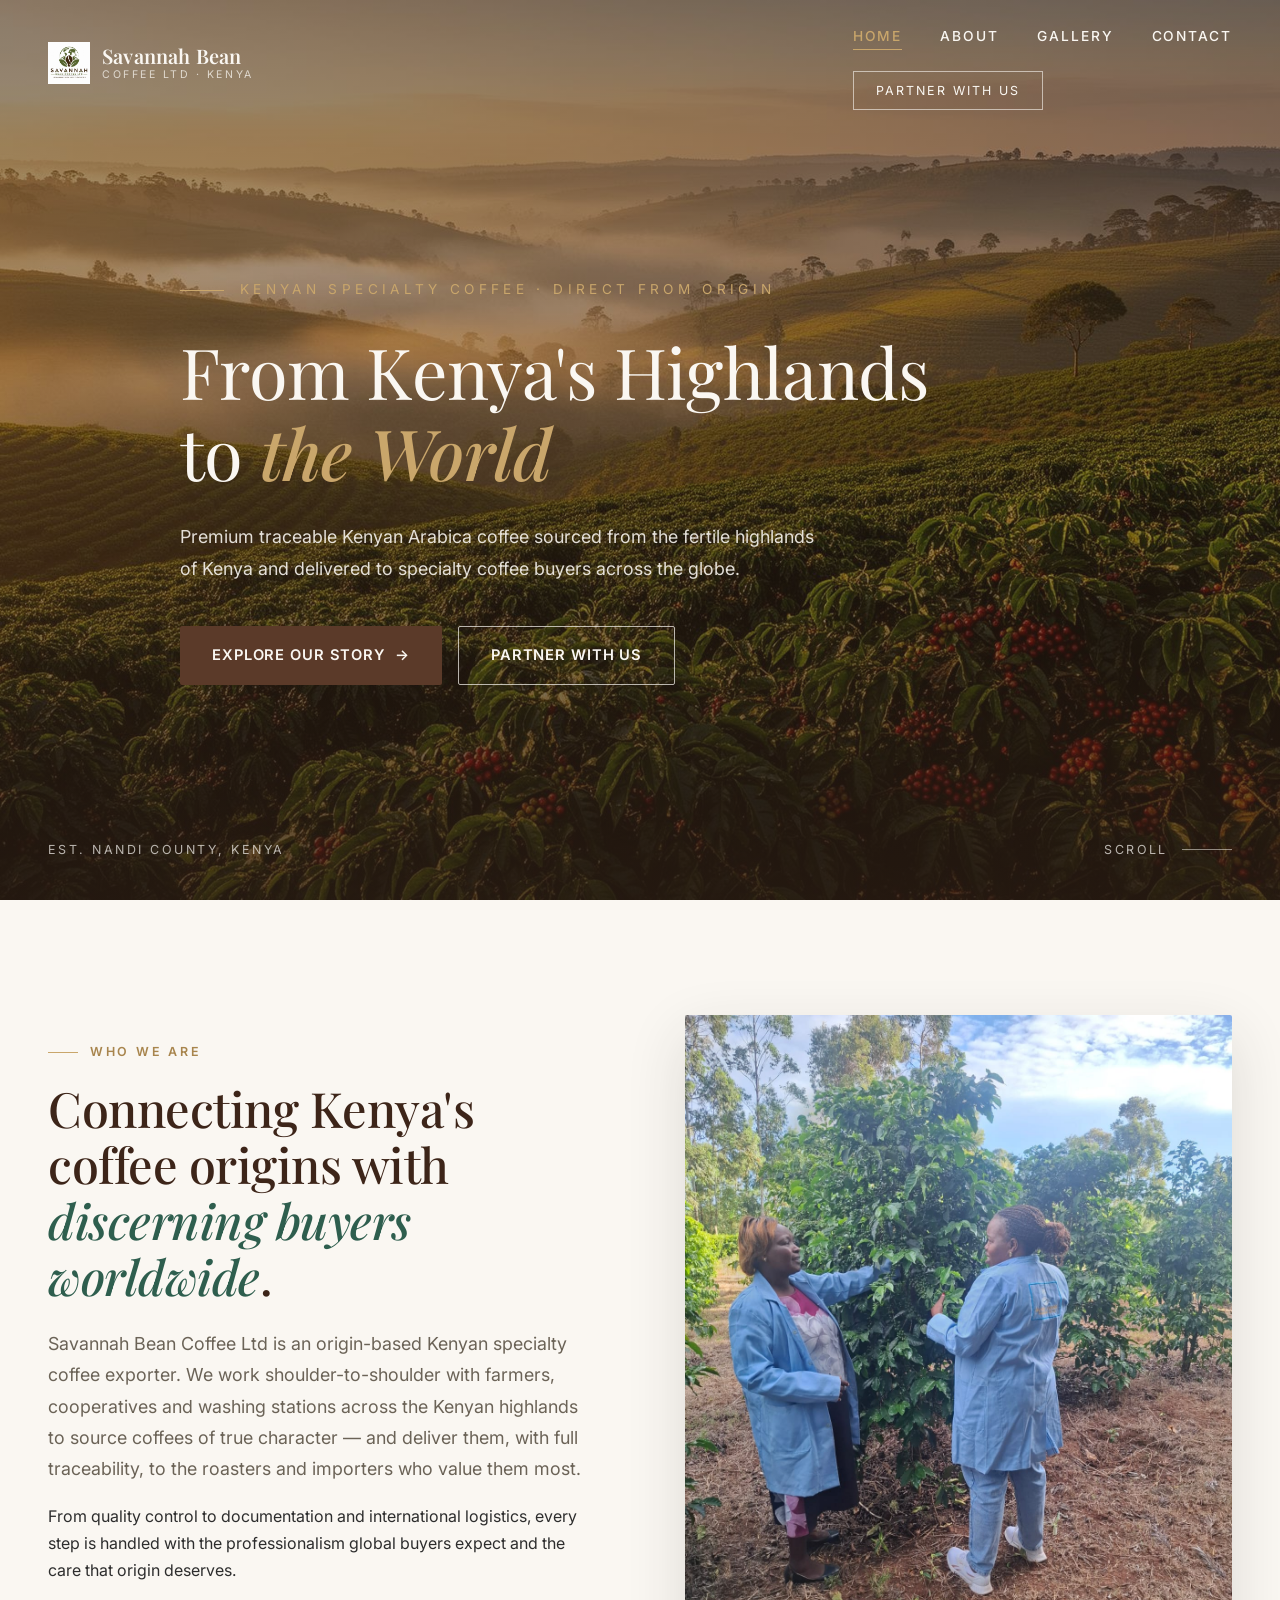
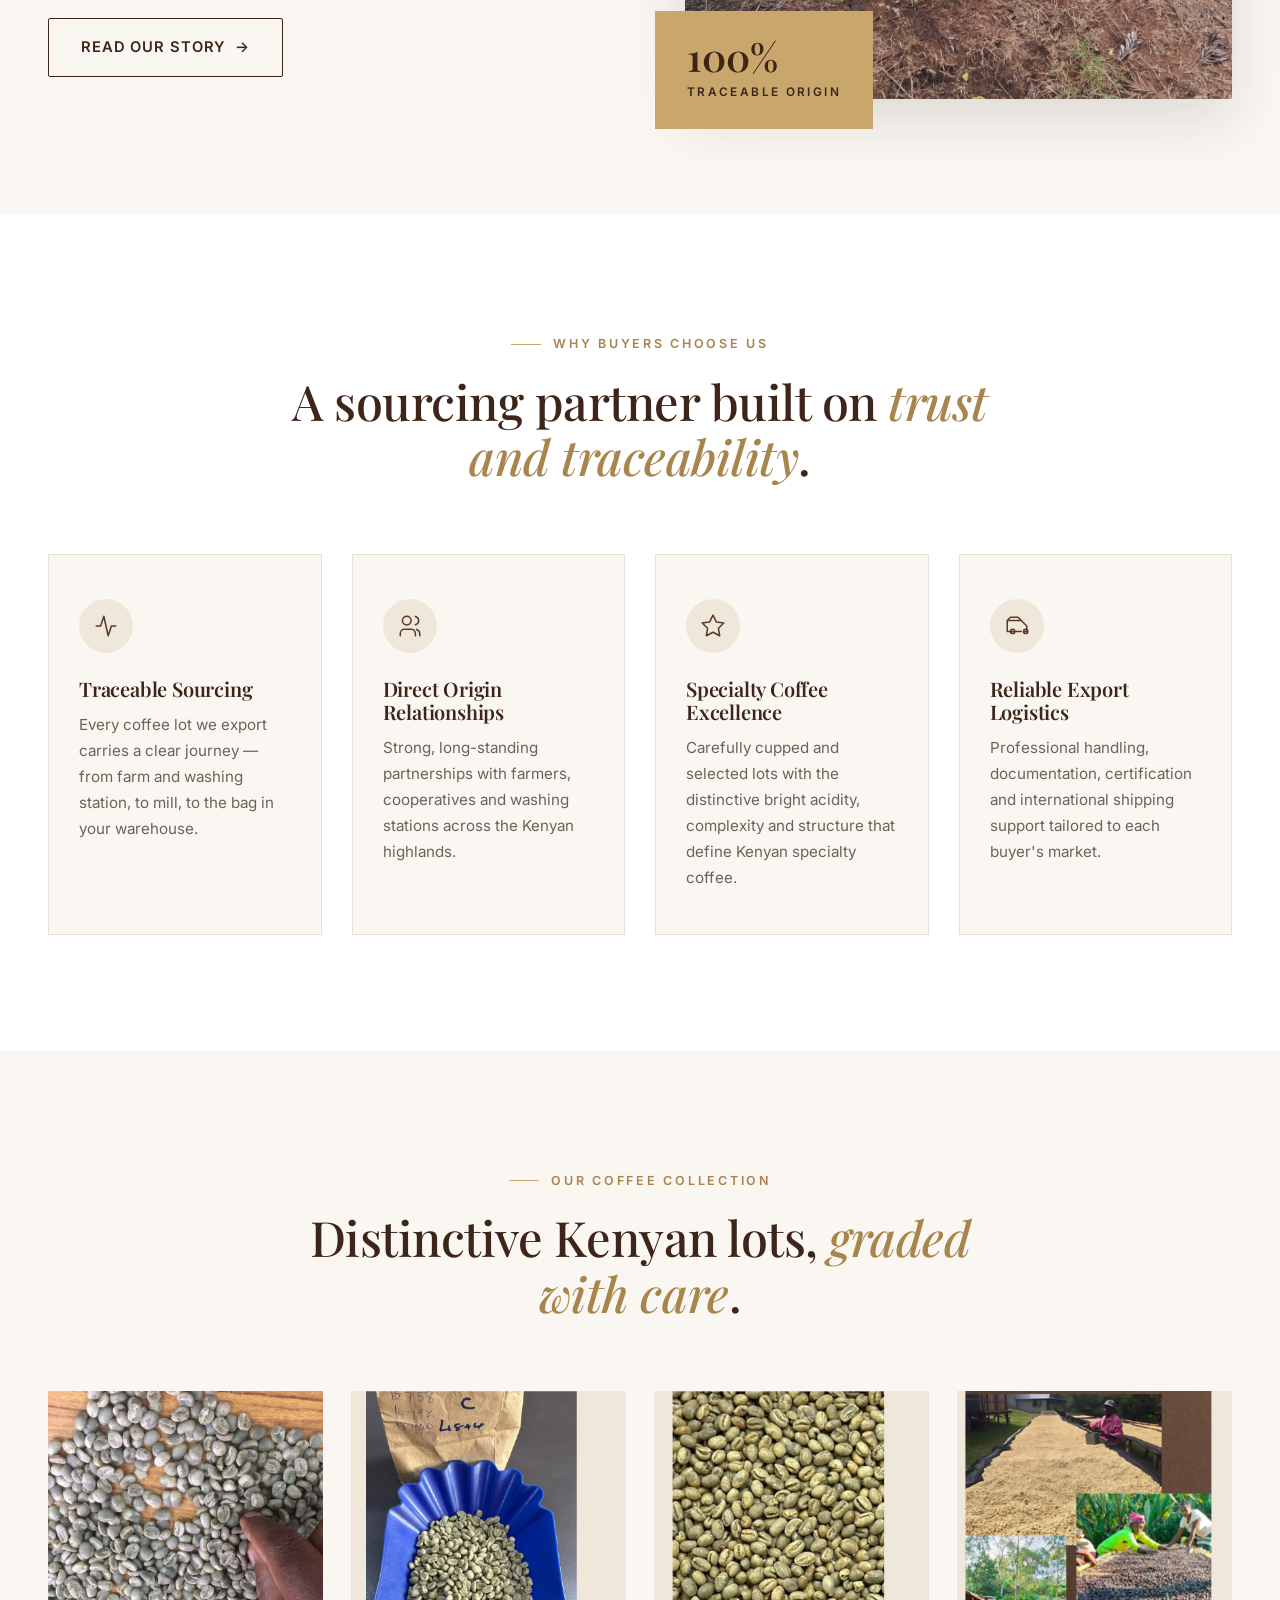
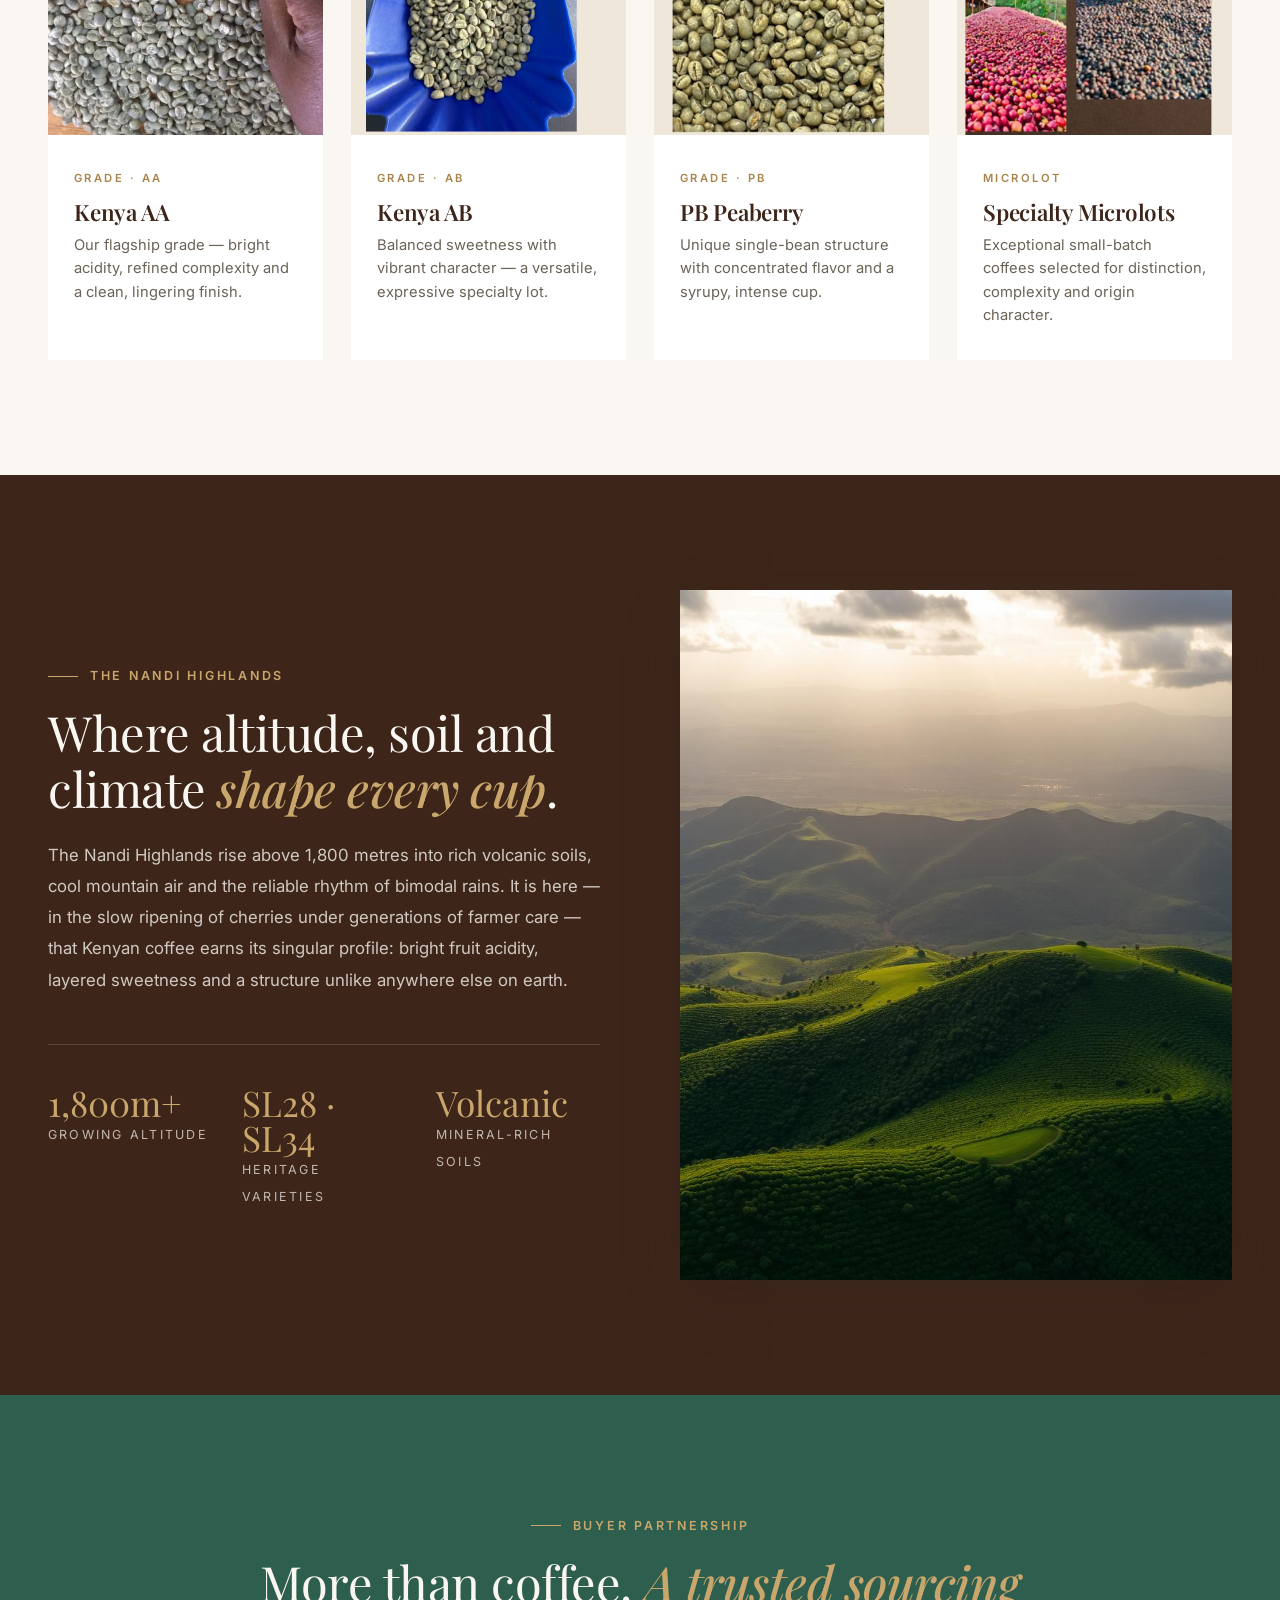
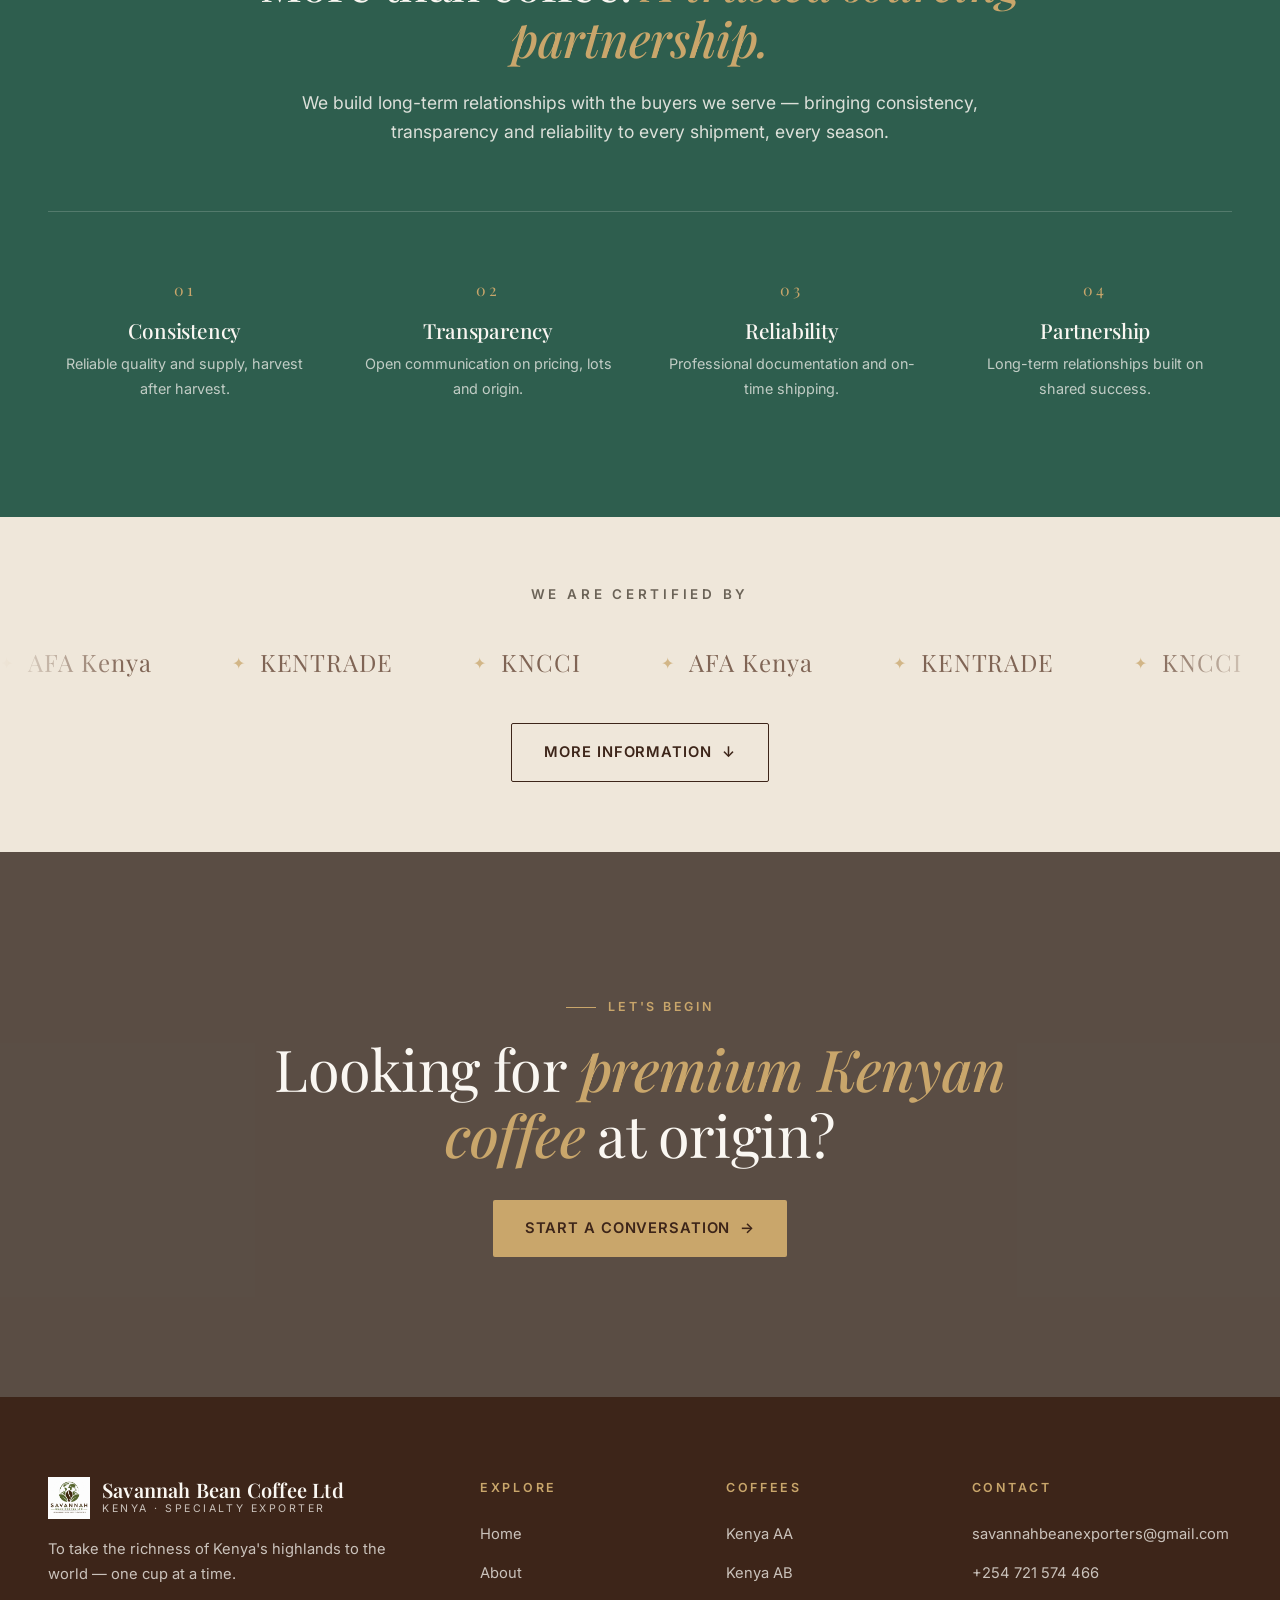
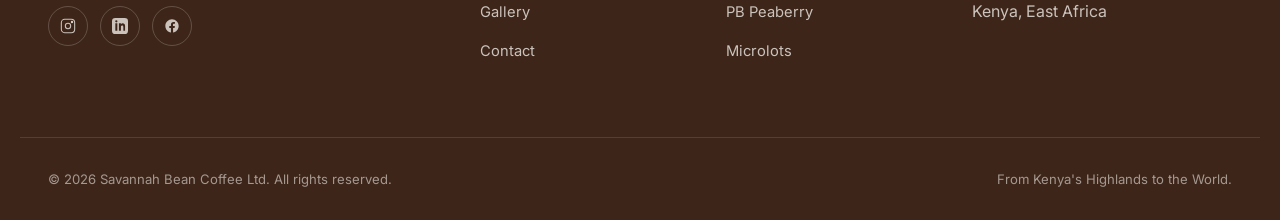
<file: index.html>
<!DOCTYPE html>
<html lang="en">
<head>
<meta charset="UTF-8">
<meta name="viewport" content="width=device-width,initial-scale=1">
<title>Savannah Bean Coffee Ltd — Premium Kenyan Specialty Coffee Exporter</title>
<meta name="description" content="Savannah Bean Coffee Ltd exports premium, traceable Kenyan Arabica coffee from the Nandi Highlands to specialty roasters, importers and buyers worldwide.">
<meta name="keywords" content="Kenyan Coffee Exporter, Specialty Coffee Kenya, Nandi Highlands Coffee, Green Coffee Export Kenya, Kenyan Arabica Coffee, Coffee Import Partnership">
<meta property="og:title" content="Savannah Bean Coffee Ltd — From Kenya's Highlands to the World">
<meta property="og:description" content="Premium traceable Kenyan Arabica coffee delivered to specialty buyers across the globe.">
<meta property="og:type" content="website">
<meta property="og:image" content="images/hero.jpg">
<link rel="icon" type="image/png" href="images/logo.jpg">
<link rel="preconnect" href="https://fonts.googleapis.com">
<link rel="preconnect" href="https://fonts.gstatic.com" crossorigin>
<link href="https://fonts.googleapis.com/css2?family=Playfair+Display:ital,wght@0,400;0,500;0,600;1,400;1,500&family=Cormorant+Garamond:ital,wght@0,400;0,500;1,400&family=Inter:wght@300;400;500;600;700&family=Poppins:wght@400;500;600&display=swap" rel="stylesheet">
<link rel="stylesheet" href="css/style.css">
<link rel="stylesheet" href="css/responsive.css">
</head>
<body>

<header class="site-header">
  <div class="container nav-wrap">
    <a href="index.html" class="brand">
      <img src="images/logo.jpg" alt="Savannah Bean Coffee Ltd logo">
      <span class="brand-text">
        <span class="brand-name">Savannah Bean</span>
        <span class="brand-tag">Coffee Ltd · Kenya</span>
      </span>
    </a>
    <nav>
      <ul class="nav-links">
        <li><a href="index.html" class="active">Home</a></li>
        <li><a href="about.html">About</a></li>
        <li><a href="gallery.html">Gallery</a></li>
        <li><a href="contact.html">Contact</a></li>
      </ul><br>
      <a href="contact.html" class="nav-cta">Partner With Us</a>
      <button class="nav-toggle" aria-label="Toggle menu"><span></span><span></span><span></span></button>
    </nav>
  </div>
</header>

<!-- HERO -->
<section class="hero">
  <div class="hero-media"><img src="images/hero.jpg" alt="Sunrise over Nandi Highlands coffee farms in Kenya"></div>
  <div class="container hero-inner">
    <span class="hero-eyebrow">Kenyan Specialty Coffee · Direct From Origin</span>
    <h1>From Kenya's Highlands <br>to <em>the World</em></h1>
    <p class="hero-sub">Premium traceable Kenyan Arabica coffee sourced from the fertile highlands of Kenya and delivered to specialty coffee buyers across the globe.</p>
    <div class="hero-ctas">
      <a href="about.html" class="btn btn-primary">Explore Our Story <span class="arrow">→</span></a>
      <a href="contact.html" class="btn btn-outline">Partner With Us</a>
    </div>
  </div>
  <div class="hero-meta">
    <div class="container">
      <span>Est. Nandi County, Kenya</span>
      <span class="scroll-indicator">Scroll <span class="scroll-line"></span></span>
    </div>
  </div>
</section>

<!-- WHO WE ARE -->
<section class="intro">
  <div class="container intro-grid">
    <div class="intro-text reveal">
      <span class="eyebrow">Who We Are</span>
      <h2>Connecting Kenya's coffee origins with <em>discerning buyers worldwide</em>.</h2>
      <p class="lead">Savannah Bean Coffee Ltd is an origin-based Kenyan specialty coffee exporter. We work shoulder-to-shoulder with farmers, cooperatives and washing stations across the Kenyan highlands to source coffees of true character — and deliver them, with full traceability, to the roasters and importers who value them most.</p>
      <p>From quality control to documentation and international logistics, every step is handled with the professionalism global buyers expect and the care that origin deserves.</p>
      <a href="about.html" class="btn btn-dark-outline" style="margin-top:18px">Read Our Story <span class="arrow">→</span></a>
    </div>
    <div class="intro-media reveal delay-1">
      <img src="images/farmer1.jpeg" alt="Kenyan coffee farmer holding freshly picked red coffee cherries">
      <div class="intro-badge">
        <span class="num">100%</span>
        <span class="lbl">Traceable Origin</span>
      </div>
    </div>
  </div>
</section>

<!-- WHY BUYERS CHOOSE US -->
<section class="features">
  <div class="container">
    <div class="section-head reveal">
      <span class="eyebrow">Why Buyers Choose Us</span>
      <h2>A sourcing partner built on <em>trust and traceability</em>.</h2>
    </div>
    <div class="features-grid">
      <article class="feature-card reveal">
        <div class="feature-icon"><svg viewBox="0 0 24 24" fill="none" stroke="currentColor"><path d="M3 12h4l3-9 4 18 3-9h4" stroke-linecap="round" stroke-linejoin="round"/></svg></div>
        <h3>Traceable Sourcing</h3>
        <p>Every coffee lot we export carries a clear journey — from farm and washing station, to mill, to the bag in your warehouse.</p>
      </article>
      <article class="feature-card reveal delay-1">
        <div class="feature-icon"><svg viewBox="0 0 24 24" fill="none" stroke="currentColor"><path d="M17 21v-2a4 4 0 0 0-4-4H7a4 4 0 0 0-4 4v2M9 11a4 4 0 1 0 0-8 4 4 0 0 0 0 8zM21 21v-2a4 4 0 0 0-3-3.87M17 3.13a4 4 0 0 1 0 7.75" stroke-linecap="round" stroke-linejoin="round"/></svg></div>
        <h3>Direct Origin Relationships</h3>
        <p>Strong, long-standing partnerships with farmers, cooperatives and washing stations across the Kenyan highlands.</p>
      </article>
      <article class="feature-card reveal delay-2">
        <div class="feature-icon"><svg viewBox="0 0 24 24" fill="none" stroke="currentColor"><path d="M12 2l3.09 6.26L22 9.27l-5 4.87 1.18 6.88L12 17.77 5.82 21l1.18-6.88L2 9.27l6.91-1.01L12 2z" stroke-linejoin="round"/></svg></div>
        <h3>Specialty Coffee Excellence</h3>
        <p>Carefully cupped and selected lots with the distinctive bright acidity, complexity and structure that define Kenyan specialty coffee.</p>
      </article>
      <article class="feature-card reveal delay-3">
        <div class="feature-icon"><svg viewBox="0 0 24 24" fill="none" stroke="currentColor"><path d="M3 7h13l5 5v5h-3M3 7v10h13M3 7l3-3h7l3 3M6 17a2 2 0 1 0 4 0 2 2 0 0 0-4 0zm12 0a2 2 0 1 0 4 0 2 2 0 0 0-4 0z" stroke-linecap="round" stroke-linejoin="round"/></svg></div>
        <h3>Reliable Export Logistics</h3>
        <p>Professional handling, documentation, certification and international shipping support tailored to each buyer's market.</p>
      </article>
    </div>
  </div>
</section>

<!-- COLLECTION -->
<section class="collection">
  <div class="container">
    <div class="section-head reveal">
      <span class="eyebrow">Our Coffee Collection</span>
      <h2>Distinctive Kenyan lots, <em>graded with care</em>.</h2>
    </div>
    <div class="collection-grid">
      <article class="product-card reveal">
        <div class="product-img"><img src="images/AA grade.jpg" alt="Kenya AA green coffee beans"></div>
        <div class="product-body">
          <span class="product-tag">Grade · AA</span>
          <h3>Kenya AA</h3>
          <p>Our flagship grade — bright acidity, refined complexity and a clean, lingering finish.</p>
        </div>
      </article>
      <article class="product-card reveal delay-1">
        <div class="product-img"><img src="images/AB grade.png" alt="Kenya AB grade green coffee being sorted"></div>
        <div class="product-body">
          <span class="product-tag">Grade · AB</span>
          <h3>Kenya AB</h3>
          <p>Balanced sweetness with vibrant character — a versatile, expressive specialty lot.</p>
        </div>
      </article>
      <article class="product-card reveal delay-2">
        <div class="product-img"><img src="images/PB berry.png" alt="Peaberry coffee cherries on the branch"></div>
        <div class="product-body">
          <span class="product-tag">Grade · PB</span>
          <h3>PB Peaberry</h3>
          <p>Unique single-bean structure with concentrated flavor and a syrupy, intense cup.</p>
        </div>
      </article>
      <article class="product-card reveal delay-3">
        <div class="product-img"><img src="images/special.png" alt="Specialty microlot coffee drying on raised beds"></div>
        <div class="product-body">
          <span class="product-tag">Microlot</span>
          <h3>Specialty Microlots</h3>
          <p>Exceptional small-batch coffees selected for distinction, complexity and origin character.</p>
        </div>
      </article>
    </div>
  </div>
</section>

<!-- HIGHLANDS STORY -->
<section class="story">
  <div class="container story-grid">
    <div class="reveal">
      <span class="eyebrow">The Nandi Highlands</span>
      <h2>Where altitude, soil and climate <em>shape every cup</em>.</h2>
      <p>The Nandi Highlands rise above 1,800 metres into rich volcanic soils, cool mountain air and the reliable rhythm of bimodal rains. It is here — in the slow ripening of cherries under generations of farmer care — that Kenyan coffee earns its singular profile: bright fruit acidity, layered sweetness and a structure unlike anywhere else on earth.</p>
      <div class="story-stats">
        <div class="stat"><span class="n">1,800m+</span><span class="l">Growing altitude</span></div>
        <div class="stat"><span class="n">SL28 · SL34</span><span class="l">Heritage varieties</span></div>
        <div class="stat"><span class="n">Volcanic</span><span class="l">Mineral-rich soils</span></div>
      </div>
    </div>
    <div class="story-media reveal delay-1">
      <img src="images/highlands.jpg" alt="Aerial view of the Nandi Highlands in Kenya">
    </div>
  </div>
</section>

<!-- PARTNERSHIP -->
<section class="partnership">
  <div class="container">
    <span class="eyebrow reveal">Buyer Partnership</span>
    <h2 class="reveal">More than coffee. <em>A trusted sourcing partnership.</em></h2>
    <p class="reveal delay-1">We build long-term relationships with the buyers we serve — bringing consistency, transparency and reliability to every shipment, every season.</p>
    <div class="values-row">
      <div class="value reveal"><span class="v-num">01</span><h4>Consistency</h4><p>Reliable quality and supply, harvest after harvest.</p></div>
      <div class="value reveal delay-1"><span class="v-num">02</span><h4>Transparency</h4><p>Open communication on pricing, lots and origin.</p></div>
      <div class="value reveal delay-2"><span class="v-num">03</span><h4>Reliability</h4><p>Professional documentation and on-time shipping.</p></div>
      <div class="value reveal delay-3"><span class="v-num">04</span><h4>Partnership</h4><p>Long-term relationships built on shared success.</p></div>
    </div>
  </div>
</section>

<!-- CERTIFICATIONS -->
<section class="certs">
  <div class="container certs-head">
    <h3>We are certified by</h3>
  </div>
  <div class="marquee">
    <div class="marquee-track">
      <span class="marquee-item">AFA Kenya</span>
      <span class="marquee-item">KENTRADE</span>
      <span class="marquee-item">KNCCI</span>
      <!-- duplicate for seamless loop -->
      <span class="marquee-item">AFA Kenya</span>
      <span class="marquee-item">KENTRADE</span>
      <span class="marquee-item">KNCCI</span>
    </div>
  </div>
  <div class="certs-cta">
    <a href="contact.html" class="btn btn-dark-outline">MORE INFORMATION <span class="arrow">↓</span></a>
  </div>
</section>

<!-- FINAL CTA -->
<section class="cta-final">
  <div class="container">
    <span class="eyebrow reveal" style="color:var(--gold)">Let's Begin</span>
    <h2 class="reveal">Looking for <em>premium Kenyan coffee</em> at origin?</h2>
    <a href="contact.html" class="btn btn-gold reveal delay-1">Start a Conversation <span class="arrow">→</span></a>
  </div>
</section>

<!-- FOOTER -->
<footer class="site-footer">
  <div class="container footer-grid">
    <div class="footer-brand">
      <a href="index.html" class="brand">
        <img src="images/logo.jpg" alt="Savannah Bean Coffee Ltd">
        <span class="brand-text"><span class="brand-name">Savannah Bean Coffee Ltd</span><span class="brand-tag">Kenya · Specialty Exporter</span></span>
      </a>
      <p>To take the richness of Kenya's highlands to the world — one cup at a time.</p>
      <div class="social-row">
        <a href="#" aria-label="Instagram"><svg viewBox="0 0 24 24" fill="none" stroke="currentColor" stroke-width="1.6"><rect x="2" y="2" width="20" height="20" rx="5"/><circle cx="12" cy="12" r="4"/><circle cx="18" cy="6" r="1" fill="currentColor"/></svg></a>
        <a href="#" aria-label="LinkedIn"><svg viewBox="0 0 24 24" fill="currentColor"><path d="M19 0H5a5 5 0 0 0-5 5v14a5 5 0 0 0 5 5h14a5 5 0 0 0 5-5V5a5 5 0 0 0-5-5zM8 19H5V8h3v11zM6.5 6.7a1.7 1.7 0 1 1 0-3.4 1.7 1.7 0 0 1 0 3.4zM20 19h-3v-5.6c0-1.4-.5-2.3-1.7-2.3-1 0-1.5.6-1.8 1.3-.1.2-.1.5-.1.8V19h-3V8h3v1.3a3 3 0 0 1 2.7-1.5c2 0 3.5 1.3 3.5 4.1V19z"/></svg></a>
        <a href="#" aria-label="Facebook"><svg viewBox="0 0 24 24" fill="currentColor"><path d="M22 12c0-5.5-4.5-10-10-10S2 6.5 2 12c0 5 3.7 9.1 8.4 9.9v-7H7.9V12h2.5V9.8c0-2.5 1.5-3.9 3.8-3.9 1.1 0 2.2.2 2.2.2v2.5h-1.3c-1.2 0-1.6.8-1.6 1.6V12h2.8l-.4 2.9h-2.3v7c4.7-.8 8.4-4.9 8.4-9.9z"/></svg></a>
      </div>
    </div>
    <div class="footer-col">
      <h5>Explore</h5>
      <ul>
        <li><a href="index.html">Home</a></li>
        <li><a href="about.html">About</a></li>
        <li><a href="gallery.html">Gallery</a></li>
        <li><a href="contact.html">Contact</a></li>
      </ul>
    </div>
    <div class="footer-col">
      <h5>Coffees</h5>
      <ul>
        <li><a href="#">Kenya AA</a></li>
        <li><a href="#">Kenya AB</a></li>
        <li><a href="#">PB Peaberry</a></li>
        <li><a href="#">Microlots</a></li>
      </ul>
    </div>
    <div class="footer-col">
      <h5>Contact</h5>
      <ul>
        <li><a href="mailto:savannahbeanexporters@gmail.com">savannahbeanexporters@gmail.com</a></li>
        <li><a href="tel:+254721574466">+254 721 574 466</a></li>
        <li>Kenya, East Africa</li>
      </ul>
    </div>
  </div>
  <div class="container footer-bottom">
    <span>© <span id="year"></span> Savannah Bean Coffee Ltd. All rights reserved.</span>
    <span>From Kenya's Highlands to the World.</span>
  </div>
</footer>

<script src="js/main.js"></script>
</body>
</html>
</file>
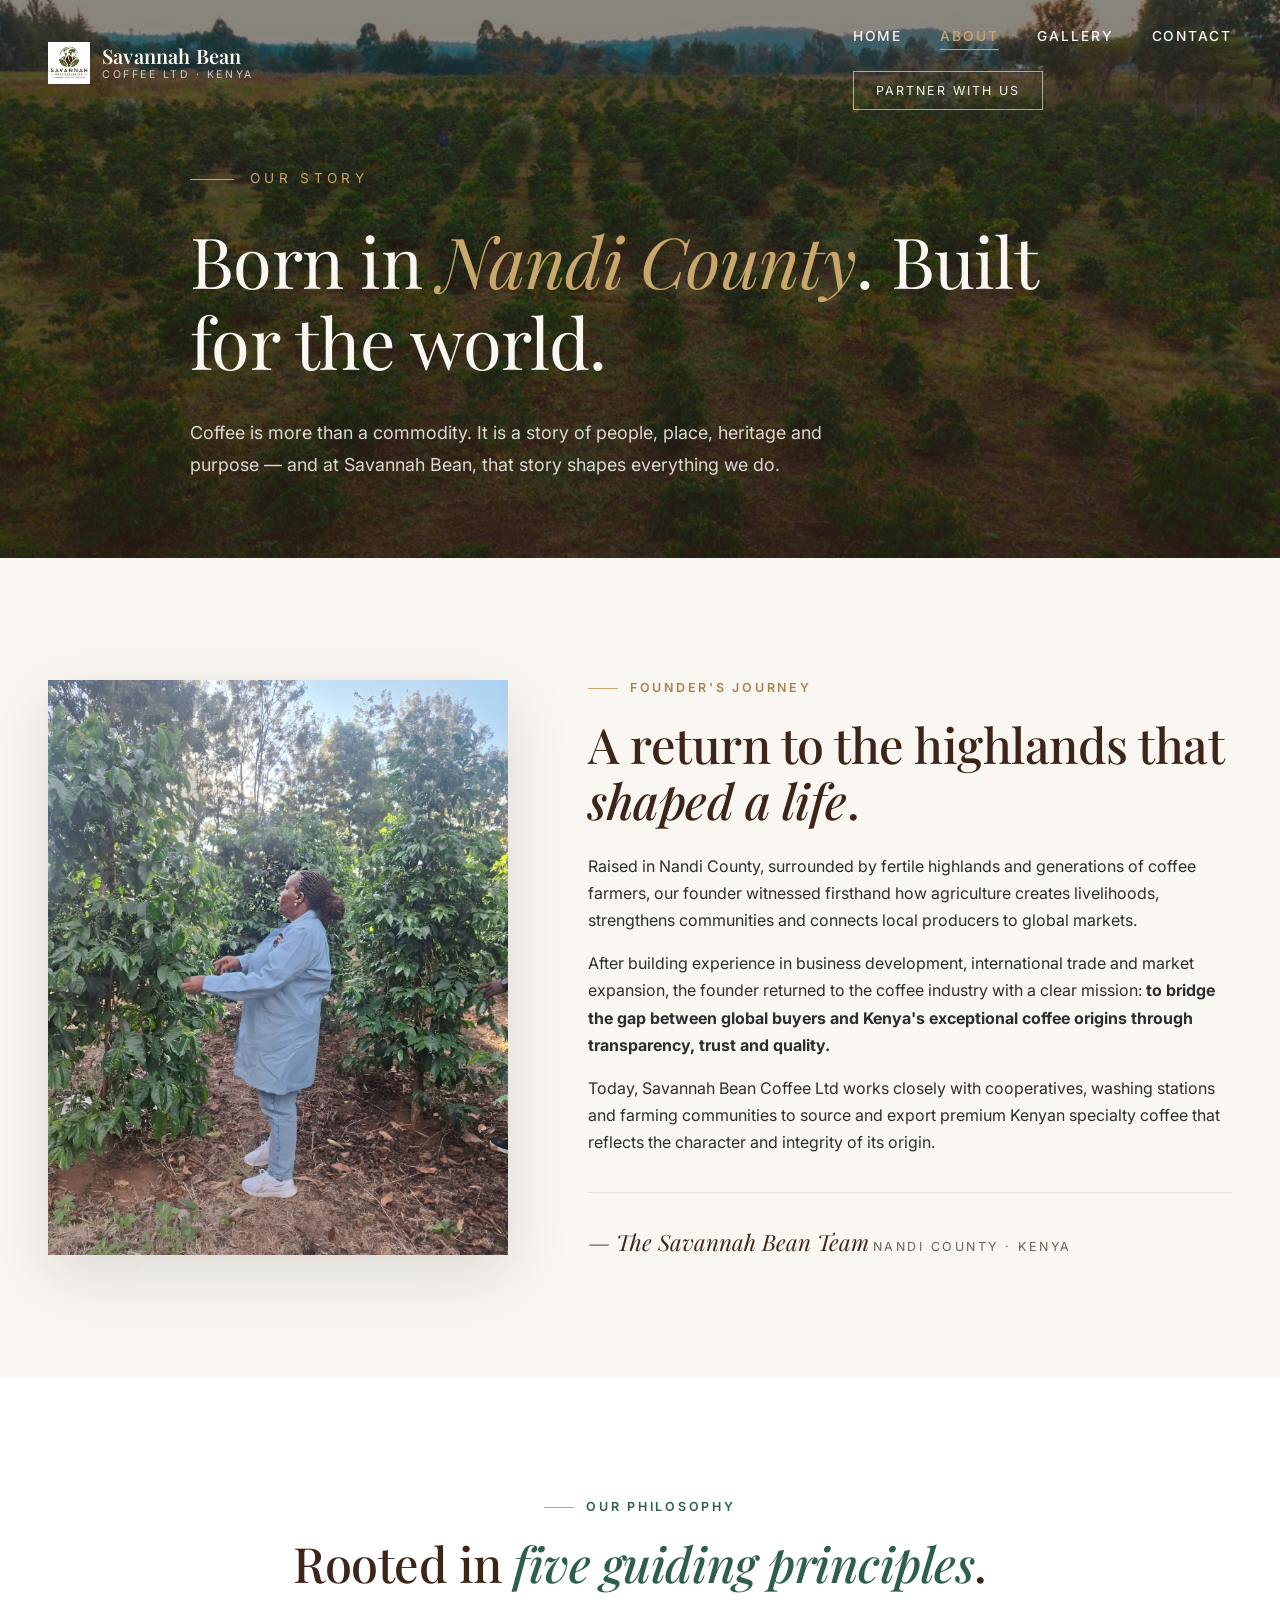
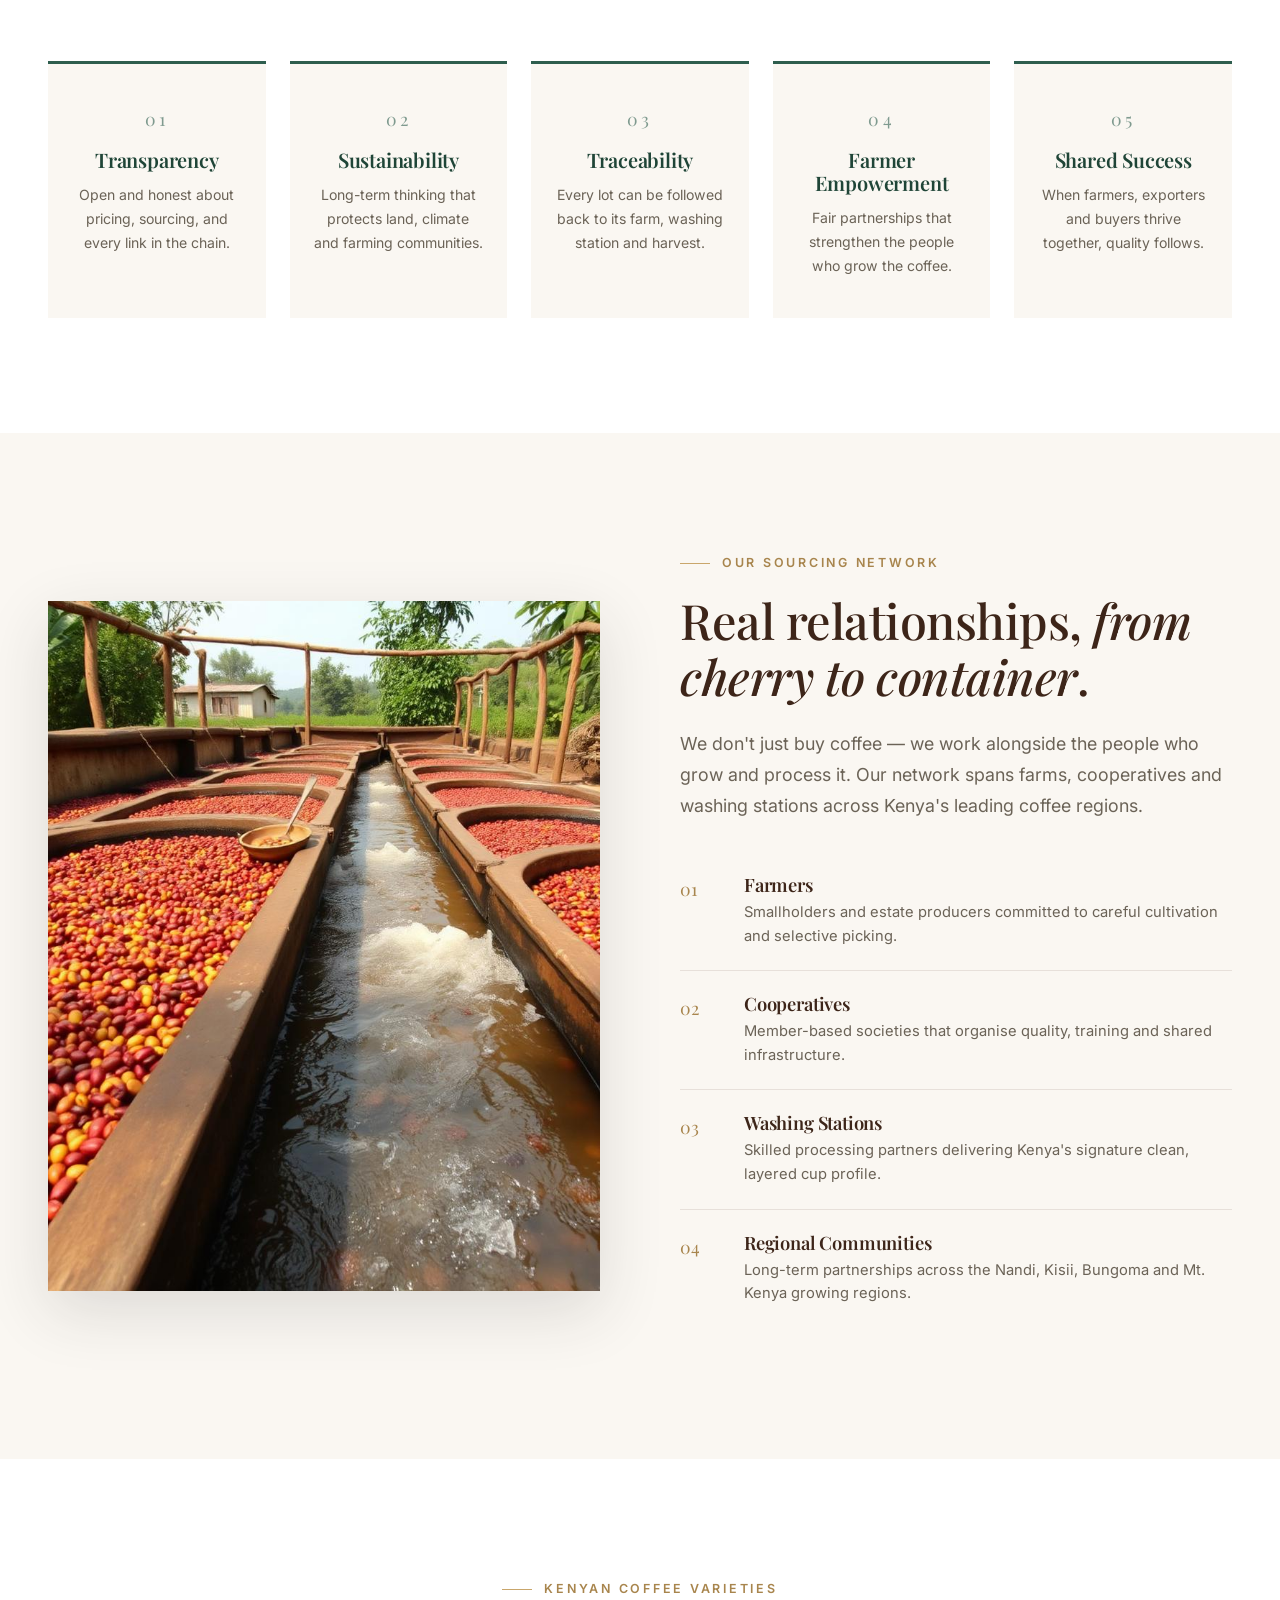
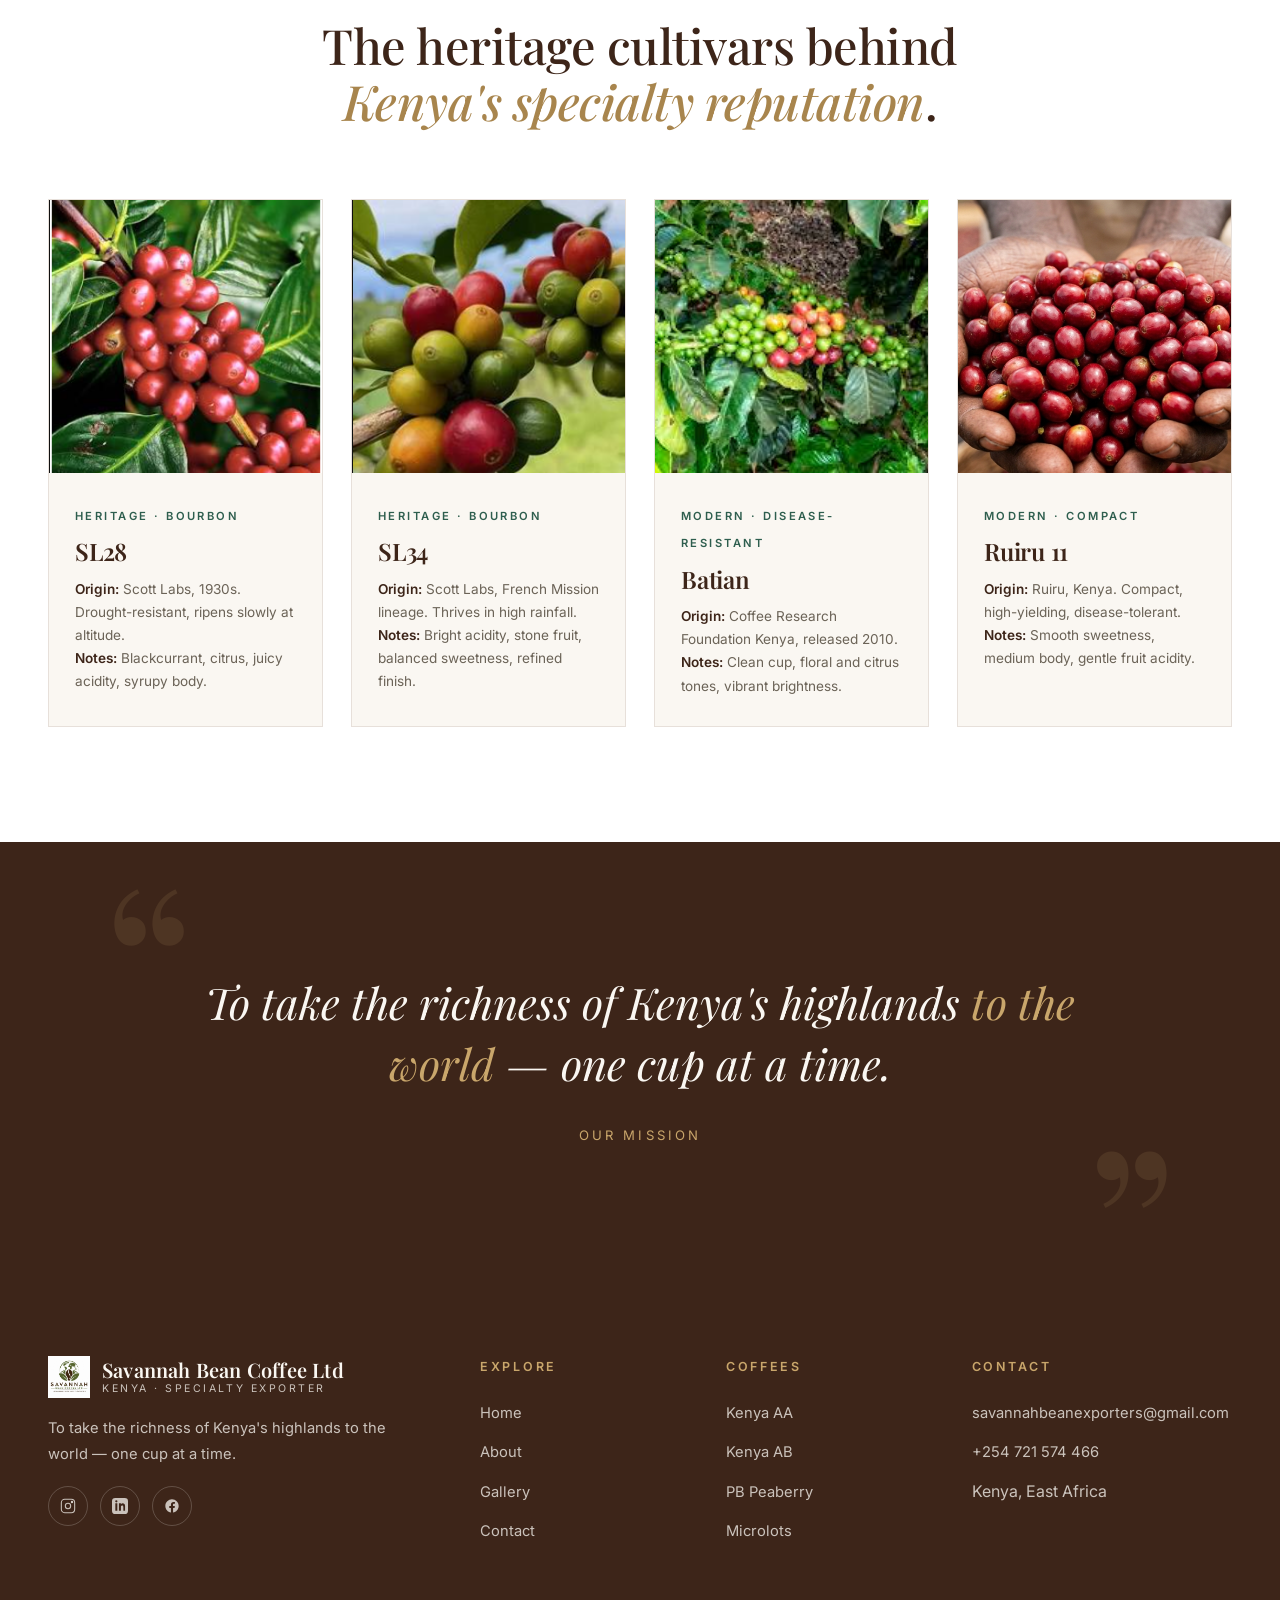
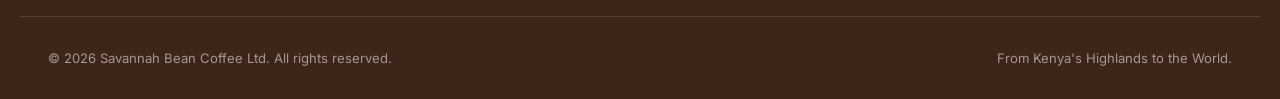
<file: about.html>
<!DOCTYPE html>
<html lang="en">
<head>
<meta charset="UTF-8">
<meta name="viewport" content="width=device-width,initial-scale=1">
<title>About Us — Savannah Bean Coffee Ltd | Kenyan Specialty Coffee</title>
<meta name="description" content="Our story: from the Nandi Highlands of Kenya to specialty coffee buyers worldwide. Founder journey, philosophy, sourcing network and Kenyan coffee varieties.">
<meta property="og:title" content="Our Story — Savannah Bean Coffee Ltd">
<meta property="og:description" content="Bridging global buyers and Kenya's exceptional coffee origins through transparency, trust and quality.">
<meta property="og:type" content="website">
<meta property="og:image" content="images/farmer.jpg">
<link rel="icon" type="image/png" href="images/logo.jpg">
<link rel="preconnect" href="https://fonts.googleapis.com">
<link rel="preconnect" href="https://fonts.gstatic.com" crossorigin>
<link href="https://fonts.googleapis.com/css2?family=Playfair+Display:ital,wght@0,400;0,500;0,600;1,400;1,500&family=Cormorant+Garamond:ital,wght@0,400;0,500;1,400&family=Inter:wght@300;400;500;600;700&family=Poppins:wght@400;500;600&display=swap" rel="stylesheet">
<link rel="stylesheet" href="css/style.css">
<link rel="stylesheet" href="css/responsive.css">
</head>
<body>

<header class="site-header">
  <div class="container nav-wrap">
    <a href="index.html" class="brand">
      <img src="images/logo.jpg" alt="Savannah Bean Coffee Ltd logo">
      <span class="brand-text">
        <span class="brand-name">Savannah Bean</span>
        <span class="brand-tag">Coffee Ltd · Kenya</span>
      </span>
    </a>
    <nav>
      <ul class="nav-links">
        <li><a href="index.html">Home</a></li>
        <li><a href="about.html" class="active">About</a></li>
        <li><a href="gallery.html">Gallery</a></li>
        <li><a href="contact.html">Contact</a></li>
      </ul><br>
      <a href="contact.html" class="nav-cta">Partner With Us</a>
      <button class="nav-toggle" aria-label="Toggle menu"><span></span><span></span><span></span></button>
    </nav>
  </div>
</header>

<!-- PAGE HERO -->
<section class="page-hero">
  <div class="hero-media"><img src="images/farm.jpeg" alt="Kenyan coffee farmer in the highlands"></div>
  <div class="container">
    <span class="hero-eyebrow">Our Story</span>
    <h1>Born in <em>Nandi County</em>. Built for the world.</h1>
    <p class="lead">Coffee is more than a commodity. It is a story of people, place, heritage and purpose — and at Savannah Bean, that story shapes everything we do.</p>
  </div>
</section>

<!-- FOUNDER -->
<section class="founder">
  <div class="container founder-grid">
    <div class="founder-img reveal">
      <img src="images/founder.jpg" alt="Founder portrait — Savannah Bean Coffee Ltd">
    </div>
    <div class="founder-text reveal delay-1">
      <span class="eyebrow">Founder's Journey</span>
      <h2>A return to the highlands that <em>shaped a life</em>.</h2>
      <p>Raised in Nandi County, surrounded by fertile highlands and generations of coffee farmers, our founder witnessed firsthand how agriculture creates livelihoods, strengthens communities and connects local producers to global markets.</p>
      <p>After building experience in business development, international trade and market expansion, the founder returned to the coffee industry with a clear mission: <strong>to bridge the gap between global buyers and Kenya's exceptional coffee origins through transparency, trust and quality.</strong></p>
      <p>Today, Savannah Bean Coffee Ltd works closely with cooperatives, washing stations and farming communities to source and export premium Kenyan specialty coffee that reflects the character and integrity of its origin.</p>
      <div class="signature">
        <span class="signature-name">— The Savannah Bean Team</span>
        <span class="signature-role">Nandi County · Kenya</span>
      </div>
    </div>
  </div>
</section>

<!-- PHILOSOPHY -->
<section class="philosophy">
  <div class="container">
    <div class="section-head reveal">
      <span class="eyebrow" style="color:var(--forest)">Our Philosophy</span>
      <h2>Rooted in <em style="color:var(--forest)">five guiding principles</em>.</h2>
    </div>
    <div class="philosophy-grid">
      <article class="philo-card reveal"><span class="p-num">01</span><h4>Transparency</h4><p>Open and honest about pricing, sourcing, and every link in the chain.</p></article>
      <article class="philo-card reveal delay-1"><span class="p-num">02</span><h4>Sustainability</h4><p>Long-term thinking that protects land, climate and farming communities.</p></article>
      <article class="philo-card reveal delay-2"><span class="p-num">03</span><h4>Traceability</h4><p>Every lot can be followed back to its farm, washing station and harvest.</p></article>
      <article class="philo-card reveal delay-3"><span class="p-num">04</span><h4>Farmer Empowerment</h4><p>Fair partnerships that strengthen the people who grow the coffee.</p></article>
      <article class="philo-card reveal delay-3"><span class="p-num">05</span><h4>Shared Success</h4><p>When farmers, exporters and buyers thrive together, quality follows.</p></article>
    </div>
  </div>
</section>

<!-- SOURCING NETWORK -->
<section class="network">
  <div class="container network-grid">
    <div class="reveal">
      <img src="images/washing.jpg" alt="Kenyan coffee washing station" style="width:100%;aspect-ratio:4/5;object-fit:cover;box-shadow:var(--shadow-lg)">
    </div>
    <div class="reveal delay-1">
      <span class="eyebrow">Our Sourcing Network</span>
      <h2>Real relationships, <em>from cherry to container</em>.</h2>
      <p class="lead">We don't just buy coffee — we work alongside the people who grow and process it. Our network spans farms, cooperatives and washing stations across Kenya's leading coffee regions.</p>
      <ul class="network-list">
        <li><span class="nl-num">01</span><div><h4>Farmers</h4><p>Smallholders and estate producers committed to careful cultivation and selective picking.</p></div></li>
        <li><span class="nl-num">02</span><div><h4>Cooperatives</h4><p>Member-based societies that organise quality, training and shared infrastructure.</p></div></li>
        <li><span class="nl-num">03</span><div><h4>Washing Stations</h4><p>Skilled processing partners delivering Kenya's signature clean, layered cup profile.</p></div></li>
        <li><span class="nl-num">04</span><div><h4>Regional Communities</h4><p>Long-term partnerships across the Nandi, Kisii, Bungoma and Mt. Kenya growing regions.</p></div></li>
      </ul>
    </div>
  </div>
</section>

<!-- COFFEE VARIETIES -->
<section class="varieties">
  <div class="container">
    <div class="section-head reveal">
      <span class="eyebrow">Kenyan Coffee Varieties</span>
      <h2>The heritage cultivars behind <em>Kenya's specialty reputation</em>.</h2>
    </div>
    <div class="varieties-grid">
      <article class="variety-card reveal">
        <div class="variety-img"><img src="images/sl28.PNG" alt="SL28 coffee variety"></div>
        <div class="variety-body">
          <span class="variety-tag">Heritage · Bourbon</span>
          <h3>SL28</h3>
          <p class="notes"><strong>Origin:</strong> Scott Labs, 1930s. Drought-resistant, ripens slowly at altitude.<br><strong>Notes:</strong> Blackcurrant, citrus, juicy acidity, syrupy body.</p>
        </div>
      </article>
      <article class="variety-card reveal delay-1">
        <div class="variety-img"><img src="images/sl34.PNG" alt="SL34 coffee variety"></div>
        <div class="variety-body">
          <span class="variety-tag">Heritage · Bourbon</span>
          <h3>SL34</h3>
          <p class="notes"><strong>Origin:</strong> Scott Labs, French Mission lineage. Thrives in high rainfall.<br><strong>Notes:</strong> Bright acidity, stone fruit, balanced sweetness, refined finish.</p>
        </div>
      </article>
      <article class="variety-card reveal delay-2">
        <div class="variety-img"><img src="images/Batian.jpg" alt="Batian coffee variety"></div>
        <div class="variety-body">
          <span class="variety-tag">Modern · Disease-Resistant</span>
          <h3>Batian</h3>
          <p class="notes"><strong>Origin:</strong> Coffee Research Foundation Kenya, released 2010.<br><strong>Notes:</strong> Clean cup, floral and citrus tones, vibrant brightness.</p>
        </div>
      </article>
      <article class="variety-card reveal delay-3">
        <div class="variety-img"><img src="images/ruiru11.PNG" alt="Ruiru 11 coffee variety"></div>
        <div class="variety-body">
          <span class="variety-tag">Modern · Compact</span>
          <h3>Ruiru 11</h3>
          <p class="notes"><strong>Origin:</strong> Ruiru, Kenya. Compact, high-yielding, disease-tolerant.<br><strong>Notes:</strong> Smooth sweetness, medium body, gentle fruit acidity.</p>
        </div>
      </article>
    </div>
  </div>
</section>

<!-- MISSION QUOTE -->
<section class="mission">
  <div class="container reveal">
    <blockquote>
      To take the richness of Kenya's highlands <em>to the world</em> — one cup at a time.
    </blockquote>
    <cite>Our Mission</cite>
  </div>
</section>

<!-- FOOTER -->
<footer class="site-footer">
  <div class="container footer-grid">
    <div class="footer-brand">
      <a href="index.html" class="brand">
        <img src="images/logo.jpg" alt="Savannah Bean Coffee Ltd">
        <span class="brand-text"><span class="brand-name">Savannah Bean Coffee Ltd</span><span class="brand-tag">Kenya · Specialty Exporter</span></span>
      </a>
      <p>To take the richness of Kenya's highlands to the world — one cup at a time.</p>
      <div class="social-row">
        <a href="#" aria-label="Instagram"><svg viewBox="0 0 24 24" fill="none" stroke="currentColor" stroke-width="1.6"><rect x="2" y="2" width="20" height="20" rx="5"/><circle cx="12" cy="12" r="4"/><circle cx="18" cy="6" r="1" fill="currentColor"/></svg></a>
        <a href="#" aria-label="LinkedIn"><svg viewBox="0 0 24 24" fill="currentColor"><path d="M19 0H5a5 5 0 0 0-5 5v14a5 5 0 0 0 5 5h14a5 5 0 0 0 5-5V5a5 5 0 0 0-5-5zM8 19H5V8h3v11zM6.5 6.7a1.7 1.7 0 1 1 0-3.4 1.7 1.7 0 0 1 0 3.4zM20 19h-3v-5.6c0-1.4-.5-2.3-1.7-2.3-1 0-1.5.6-1.8 1.3-.1.2-.1.5-.1.8V19h-3V8h3v1.3a3 3 0 0 1 2.7-1.5c2 0 3.5 1.3 3.5 4.1V19z"/></svg></a>
        <a href="#" aria-label="Facebook"><svg viewBox="0 0 24 24" fill="currentColor"><path d="M22 12c0-5.5-4.5-10-10-10S2 6.5 2 12c0 5 3.7 9.1 8.4 9.9v-7H7.9V12h2.5V9.8c0-2.5 1.5-3.9 3.8-3.9 1.1 0 2.2.2 2.2.2v2.5h-1.3c-1.2 0-1.6.8-1.6 1.6V12h2.8l-.4 2.9h-2.3v7c4.7-.8 8.4-4.9 8.4-9.9z"/></svg></a>
      </div>
    </div>
    <div class="footer-col"><h5>Explore</h5><ul><li><a href="index.html">Home</a></li><li><a href="about.html">About</a></li><li><a href="gallery.html">Gallery</a></li><li><a href="contact.html">Contact</a></li></ul></div>
    <div class="footer-col"><h5>Coffees</h5><ul><li><a href="#">Kenya AA</a></li><li><a href="#">Kenya AB</a></li><li><a href="#">PB Peaberry</a></li><li><a href="#">Microlots</a></li></ul></div>
    <div class="footer-col"><h5>Contact</h5><ul><li><a href="mailto:savannahbeanexporters@gmail.com">savannahbeanexporters@gmail.com</a></li><li><a href="tel:+254721574466">+254 721 574 466</a></li><li>Kenya, East Africa</li></ul></div>
  </div>
  <div class="container footer-bottom">
    <span>© <span id="year"></span> Savannah Bean Coffee Ltd. All rights reserved.</span>
    <span>From Kenya's Highlands to the World.</span>
  </div>
</footer>

<script src="js/main.js"></script>
</body>
</html>
</file>
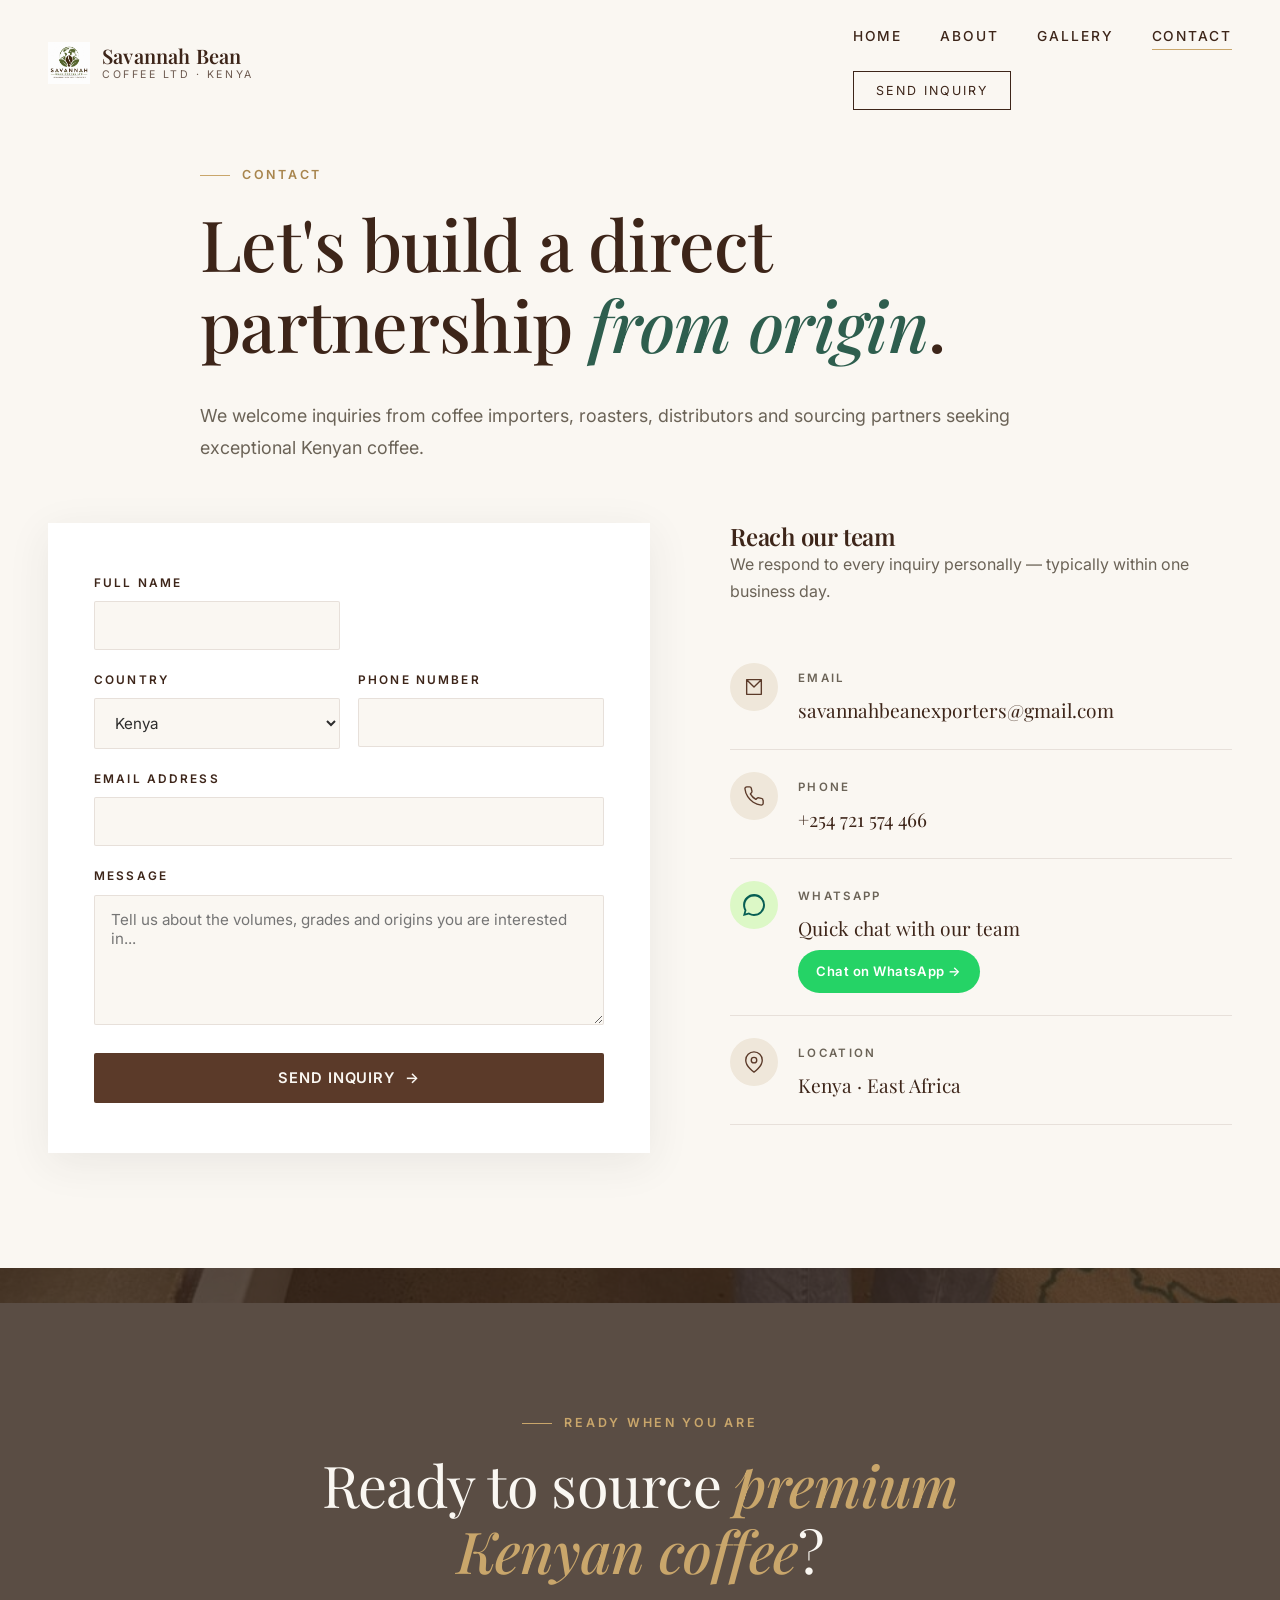
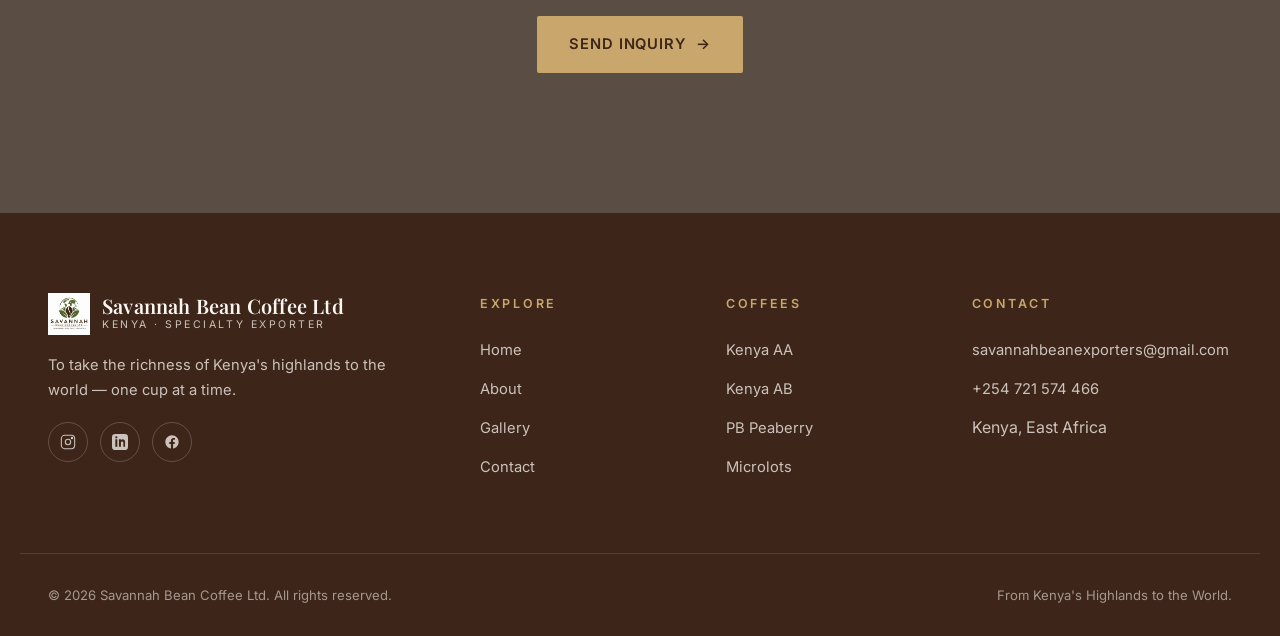
<file: contact.html>
<!DOCTYPE html>
<html lang="en">
<head>
<meta charset="UTF-8">
<meta name="viewport" content="width=device-width,initial-scale=1">
<title>Contact — Savannah Bean Coffee Ltd | Kenyan Coffee Export Inquiries</title>
<meta name="description" content="Contact Savannah Bean Coffee Ltd for direct Kenyan specialty coffee sourcing, export inquiries and long-term partnerships.">
<meta property="og:title" content="Contact — Savannah Bean Coffee Ltd">
<meta property="og:description" content="Let's build a direct partnership from origin. Reach our team for Kenyan coffee export inquiries.">
<meta property="og:type" content="website">
<meta property="og:image" content="images/export.jpg">
<link rel="icon" type="image/png" href="images/logo.jpg">
<link rel="preconnect" href="https://fonts.googleapis.com">
<link rel="preconnect" href="https://fonts.gstatic.com" crossorigin>
<link href="https://fonts.googleapis.com/css2?family=Playfair+Display:ital,wght@0,400;0,500;0,600;1,400;1,500&family=Cormorant+Garamond:ital,wght@0,400;0,500;1,400&family=Inter:wght@300;400;500;600;700&family=Poppins:wght@400;500;600&display=swap" rel="stylesheet">
<link rel="stylesheet" href="css/style.css">
<link rel="stylesheet" href="css/responsive.css">
</head>
<body>

<header class="site-header solid">
  <div class="container nav-wrap">
    <a href="index.html" class="brand">
      <img src="images/logo.jpg" alt="Savannah Bean Coffee Ltd logo">
      <span class="brand-text"><span class="brand-name">Savannah Bean</span><span class="brand-tag">Coffee Ltd · Kenya</span></span>
    </a>
    <nav>
      <ul class="nav-links">
        <li><a href="index.html">Home</a></li>
        <li><a href="about.html">About</a></li>
        <li><a href="gallery.html">Gallery</a></li>
        <li><a href="contact.html" class="active">Contact</a></li>
      </ul><br>
      <a href="#contact-form" class="nav-cta">Send Inquiry</a>
      <button class="nav-toggle" aria-label="Toggle menu"><span></span><span></span><span></span></button>
    </nav>
  </div>
</header>

<section class="contact-wrap" style="padding-top:160px">
  <div class="container">
    <div class="section-head" style="text-align:left;margin-bottom:60px;max-width:880px">
      <span class="eyebrow">Contact</span>
      <h1>Let's build a direct partnership <em style="color:var(--forest);font-style:italic">from origin</em>.</h1>
      <p class="lead" style="margin-top:16px">We welcome inquiries from coffee importers, roasters, distributors and sourcing partners seeking exceptional Kenyan coffee.</p>
    </div>

    <div class="contact-grid">
      <!-- FORM -->
      <form class="contact-form reveal" id="contact-form" onsubmit="return sendMail(event)">
        <div class="form-success">Thank you — your inquiry has been received. Our team will be in touch shortly.</div>

        <div class="form-row">
          <div class="field">
            <label for="fullname">Full Name</label>
            <input type="text" id="fullname" name="fullname" required>
            <span class="err">Please enter your name.</span>
          </div>
        </div>

        <div class="form-row">
          <div class="field">
              <label for="country">Country</label>

            <select id="country" name="country" required>
              <option value="">Select your country</option>
            </select>

            <span class="err">Please select your country.</span>
          </div>
          <div class="field">
            <label for="phone">Phone Number</label>
            <input type="tel" id="phone" name="phone">
            <span class="err">Please enter a valid phone.</span>
          </div>
        </div>

        <div class="field">
          <label for="email">Email Address</label>
          <input type="email" id="email" name="email" required>
          <span class="err">Please enter a valid email.</span>
        </div>

        <div class="field">
          <label for="message">Message</label>
          <textarea id="message" name="message" required placeholder="Tell us about the volumes, grades and origins you are interested in..."></textarea>
          <span class="err">Please include a brief message.</span>
        </div>

        <button type="submit" class="btn btn-primary" style="width:100%;justify-content:center">Send Inquiry <span class="arrow">→</span></button>
      </form>

      <!-- INFO -->
      <aside class="reveal delay-1">
        <h3 style="font-family:var(--serif);font-size:1.5rem;margin-bottom:0">Reach our team</h3>
        <p style="color:var(--muted)">We respond to every inquiry personally — typically within one business day.</p>

        <ul class="contact-info-list">
          <li>
            <div class="ci-icon"><svg viewBox="0 0 24 24" fill="none" stroke="currentColor"><path d="M4 4h16v16H4z M4 4l8 8 8-8" stroke-linejoin="round"/></svg></div>
            <div>
              <span class="ci-label">Email</span>
              <a class="ci-value" href="mailto:langatbright001@gmail.com">savannahbeanexporters@gmail.com</a>
            </div>
          </li>
          <li>
            <div class="ci-icon"><svg viewBox="0 0 24 24" fill="none" stroke="currentColor"><path d="M22 16.9v3a2 2 0 0 1-2.2 2 19.8 19.8 0 0 1-8.6-3.1 19.5 19.5 0 0 1-6-6 19.8 19.8 0 0 1-3.1-8.7A2 2 0 0 1 4.1 2h3a2 2 0 0 1 2 1.7c.1.9.3 1.8.6 2.6a2 2 0 0 1-.5 2.1L8 9.7a16 16 0 0 0 6 6l1.3-1.3a2 2 0 0 1 2.1-.4c.8.3 1.7.5 2.6.6a2 2 0 0 1 1.7 2z" stroke-linejoin="round"/></svg></div>
            <div>
              <span class="ci-label">Phone</span>
              <a class="ci-value" href="tel:+254721574466">+254 721 574 466</a>
            </div>
          </li>
          <li>
            <div class="ci-icon" style="background:#dcf8c6;color:#075e54"><svg viewBox="0 0 24 24" fill="currentColor"><path d="M20.5 3.5A11.8 11.8 0 0 0 12 0C5.4 0 .1 5.4.1 12c0 2.1.6 4.2 1.6 6L0 24l6.2-1.6a12 12 0 0 0 5.8 1.5c6.6 0 12-5.4 12-12a11.8 11.8 0 0 0-3.5-8.4zM12 21.9c-1.8 0-3.6-.5-5.1-1.4l-.4-.2-3.7 1 1-3.6-.2-.4A9.8 9.8 0 1 1 21.9 12 9.9 9.9 0 0 1 12 21.9z"/></svg></div>
            <div>
              <span class="ci-label">WhatsApp</span>
              <span class="ci-value">Quick chat with our team</span>
              <a class="whatsapp-btn" href="https://wa.me/254721574466" target="_blank" rel="noopener">Chat on WhatsApp →</a>
            </div>
          </li>
          <li>
            <div class="ci-icon"><svg viewBox="0 0 24 24" fill="none" stroke="currentColor"><path d="M21 10c0 7-9 13-9 13s-9-6-9-13a9 9 0 0 1 18 0z" stroke-linejoin="round"/><circle cx="12" cy="10" r="3"/></svg></div>
            <div>
              <span class="ci-label">Location</span>
              <span class="ci-value">Kenya · East Africa</span>
            </div>
          </li>
        </ul>
      </aside>
    </div>
  </div>
</section>

<!-- FINAL CTA -->
<section class="cta-final" style="background-image:url('images/export.jpeg')">
  <div class="container">
    <span class="eyebrow" style="color:var(--gold)">Ready When You Are</span>
    <h2>Ready to source <em>premium Kenyan coffee</em>?</h2>
    <a href="#contact-form" class="btn btn-gold">Send Inquiry <span class="arrow">→</span></a>
  </div>
</section>

<!-- FOOTER -->
<footer class="site-footer">
  <div class="container footer-grid">
    <div class="footer-brand">
      <a href="index.html" class="brand">
        <img src="images/logo.jpg" alt="Savannah Bean Coffee Ltd">
        <span class="brand-text"><span class="brand-name">Savannah Bean Coffee Ltd</span><span class="brand-tag">Kenya · Specialty Exporter</span></span>
      </a>
      <p>To take the richness of Kenya's highlands to the world — one cup at a time.</p>
      <div class="social-row">
        <a href="#" aria-label="Instagram"><svg viewBox="0 0 24 24" fill="none" stroke="currentColor" stroke-width="1.6"><rect x="2" y="2" width="20" height="20" rx="5"/><circle cx="12" cy="12" r="4"/><circle cx="18" cy="6" r="1" fill="currentColor"/></svg></a>
        <a href="#" aria-label="LinkedIn"><svg viewBox="0 0 24 24" fill="currentColor"><path d="M19 0H5a5 5 0 0 0-5 5v14a5 5 0 0 0 5 5h14a5 5 0 0 0 5-5V5a5 5 0 0 0-5-5zM8 19H5V8h3v11zM6.5 6.7a1.7 1.7 0 1 1 0-3.4 1.7 1.7 0 0 1 0 3.4zM20 19h-3v-5.6c0-1.4-.5-2.3-1.7-2.3-1 0-1.5.6-1.8 1.3-.1.2-.1.5-.1.8V19h-3V8h3v1.3a3 3 0 0 1 2.7-1.5c2 0 3.5 1.3 3.5 4.1V19z"/></svg></a>
        <a href="#" aria-label="Facebook"><svg viewBox="0 0 24 24" fill="currentColor"><path d="M22 12c0-5.5-4.5-10-10-10S2 6.5 2 12c0 5 3.7 9.1 8.4 9.9v-7H7.9V12h2.5V9.8c0-2.5 1.5-3.9 3.8-3.9 1.1 0 2.2.2 2.2.2v2.5h-1.3c-1.2 0-1.6.8-1.6 1.6V12h2.8l-.4 2.9h-2.3v7c4.7-.8 8.4-4.9 8.4-9.9z"/></svg></a>
      </div>
    </div>
    <div class="footer-col"><h5>Explore</h5><ul><li><a href="index.html">Home</a></li><li><a href="about.html">About</a></li><li><a href="gallery.html">Gallery</a></li><li><a href="contact.html">Contact</a></li></ul></div>
    <div class="footer-col"><h5>Coffees</h5><ul><li><a href="#">Kenya AA</a></li><li><a href="#">Kenya AB</a></li><li><a href="#">PB Peaberry</a></li><li><a href="#">Microlots</a></li></ul></div>
    <div class="footer-col"><h5>Contact</h5><ul><li><a href="mailto:savannahbeanexporters@gmail.com">savannahbeanexporters@gmail.com</a></li><li><a href="tel:+254721574466">+254 721 574 466</a></li><li>Kenya, East Africa</li></ul></div>
  </div>
  <div class="container footer-bottom">
    <span>© <span id="year"></span> Savannah Bean Coffee Ltd. All rights reserved.</span>
    <span>From Kenya's Highlands to the World.</span>
  </div>
</footer>

<script src="js/main.js"></script>
</body>
</html>
</file>
<file: css/style.css>
/* ============================================
   Savannah Bean Coffee Ltd
   Premium Specialty Coffee Exporter — Stylesheet
   ============================================ */

:root{
  --coffee:#5B3A29;
  --coffee-dark:#3d2519;
  --cream:#FAF7F2;
  --ivory:#FFFFFF;
  --forest:#2E5E4E;
  --forest-dark:#1f4537;
  --gold:#C9A66B;
  --gold-dark:#a8854d;
  --beige:#EFE7DA;
  --charcoal:#2D2D2D;
  --muted:#6b6357;
  --border:rgba(91,58,41,.12);
  --shadow-sm:0 2px 10px rgba(45,45,45,.06);
  --shadow-md:0 10px 40px rgba(45,45,45,.08);
  --shadow-lg:0 20px 60px rgba(45,45,45,.14);
  --serif:"Playfair Display","Cormorant Garamond",Georgia,serif;
  --serif-soft:"Cormorant Garamond","Playfair Display",Georgia,serif;
  --sans:"Inter","Poppins",-apple-system,BlinkMacSystemFont,sans-serif;
  --container:1240px;
  --ease:cubic-bezier(.22,.61,.36,1);
}

*,*::before,*::after{box-sizing:border-box}
html{scroll-behavior:smooth;-webkit-text-size-adjust:100%}
body{
  margin:0;
  font-family:var(--sans);
  font-size:16px;
  line-height:1.7;
  color:var(--charcoal);
  background:var(--cream);
  -webkit-font-smoothing:antialiased;
  text-rendering:optimizeLegibility;
}
img{max-width:100%;display:block;height:auto}
a{color:inherit;text-decoration:none;transition:color .25s var(--ease)}
button{font-family:inherit;cursor:pointer;border:none;background:none}

h1,h2,h3,h4{font-family:var(--serif);font-weight:600;color:var(--coffee-dark);letter-spacing:-.01em;margin:0 0 .5em;line-height:1.15}
h1{font-size:clamp(2.4rem,5.5vw,4.6rem);font-weight:500}
h2{font-size:clamp(1.9rem,3.8vw,3.2rem);font-weight:500}
h3{font-size:clamp(1.3rem,2vw,1.7rem)}
h4{font-size:1.15rem;font-weight:600}
p{margin:0 0 1em}
.lead{font-size:clamp(1.05rem,1.4vw,1.25rem);color:var(--muted);line-height:1.75}

.container{max-width:var(--container);margin:0 auto;padding:0 28px}
section{padding:clamp(70px,9vw,130px) 0}

/* Eyebrow */
.eyebrow{
  display:inline-block;
  font-size:.78rem;font-weight:600;
  letter-spacing:.22em;text-transform:uppercase;
  color:var(--gold-dark);
  margin-bottom:18px;
  position:relative;padding-left:42px;
}
.eyebrow::before{
  content:"";position:absolute;left:0;top:50%;
  width:30px;height:1px;background:var(--gold);
}

/* ============ Buttons ============ */
.btn{
  display:inline-flex;align-items:center;gap:10px;
  padding:16px 32px;
  font-size:.92rem;font-weight:600;
  letter-spacing:.06em;text-transform:uppercase;
  border-radius:2px;
  transition:all .35s var(--ease);
  cursor:pointer;
}
.btn-primary{background:var(--coffee);color:var(--cream)}
.btn-primary:hover{background:var(--coffee-dark);transform:translateY(-2px);box-shadow:var(--shadow-md)}
.btn-outline{background:transparent;color:var(--cream);border:1.5px solid rgba(250,247,242,.7)}
.btn-outline:hover{background:var(--cream);color:var(--coffee-dark);border-color:var(--cream)}
.btn-dark-outline{background:transparent;color:var(--coffee-dark);border:1.5px solid var(--coffee-dark)}
.btn-dark-outline:hover{background:var(--coffee-dark);color:var(--cream)}
.btn-gold{background:var(--gold);color:var(--coffee-dark)}
.btn-gold:hover{background:var(--gold-dark);color:var(--ivory)}
.btn .arrow{transition:transform .35s var(--ease)}
.btn:hover .arrow{transform:translateX(5px)}

/* ============ Header / Nav ============ */
.site-header{
  position:fixed;top:0;left:0;right:0;z-index:100;
  padding:22px 0;
  transition:all .4s var(--ease);
  background:transparent;
}
.site-header.scrolled{
  background:rgba(250,247,242,.96);
  backdrop-filter:saturate(140%) blur(14px);
  -webkit-backdrop-filter:saturate(140%) blur(14px);
  padding:14px 0;
  box-shadow:0 1px 0 var(--border);
}
.nav-wrap{display:flex;align-items:center;justify-content:space-between;gap:24px}
.brand{display:flex;align-items:center;gap:12px;color:var(--cream)}
.site-header.scrolled .brand,
.site-header.solid .brand{color:var(--coffee-dark)}
.brand img{width:42px;height:42px;object-fit:contain}
.brand-text{display:flex;flex-direction:column;line-height:1}
.brand-name{font-family:var(--serif);font-size:1.25rem;font-weight:600;letter-spacing:.01em}
.brand-tag{font-size:.66rem;letter-spacing:.24em;text-transform:uppercase;opacity:.75;margin-top:4px}

.nav-links{display:flex;align-items:center;gap:38px;list-style:none;margin:0;padding:0}
.nav-links a{
  position:relative;
  font-size:.86rem;font-weight:500;
  letter-spacing:.14em;text-transform:uppercase;
  color:var(--cream);padding:6px 0;
}
.site-header.scrolled .nav-links a,
.site-header.solid .nav-links a{color:var(--coffee-dark)}
.nav-links a::after{
  content:"";position:absolute;left:0;bottom:0;
  width:0;height:1px;background:var(--gold);
  transition:width .35s var(--ease);
}
.nav-links a:hover::after,.nav-links a.active::after{width:100%}
.nav-links a.active{color:var(--gold)}

.nav-cta{
  padding:11px 22px;
  border:1px solid rgba(250,247,242,.6);
  font-size:.78rem;letter-spacing:.16em;text-transform:uppercase;
  color:var(--cream);
  transition:all .3s var(--ease);
}
.site-header.scrolled .nav-cta,
.site-header.solid .nav-cta{border-color:var(--coffee-dark);color:var(--coffee-dark)}
.nav-cta:hover{background:var(--gold);border-color:var(--gold);color:var(--coffee-dark)}

.nav-toggle{display:none;width:30px;height:30px;position:relative;z-index:110}
.nav-toggle span{
  position:absolute;left:0;right:0;height:1.5px;background:var(--cream);
  transition:all .3s var(--ease);
}
.nav-toggle span:nth-child(1){top:9px}
.nav-toggle span:nth-child(2){top:50%;transform:translateY(-50%)}
.nav-toggle span:nth-child(3){bottom:9px}
.site-header.scrolled .nav-toggle span,
.site-header.solid .nav-toggle span{background:var(--coffee-dark)}
body.menu-open .nav-toggle span{background:var(--coffee-dark)}
body.menu-open .nav-toggle span:nth-child(1){top:50%;transform:translateY(-50%) rotate(45deg)}
body.menu-open .nav-toggle span:nth-child(2){opacity:0}
body.menu-open .nav-toggle span:nth-child(3){bottom:auto;top:50%;transform:translateY(-50%) rotate(-45deg)}

/* ============ Hero ============ */
.hero{
  position:relative;
  min-height:100vh;
  display:flex;align-items:center;
  color:var(--cream);
  overflow:hidden;
}
.hero-media{position:absolute;inset:0;z-index:-2}
.hero-media img{width:100%;height:100%;object-fit:cover;animation:slow-zoom 20s var(--ease) forwards}
.hero-media::after{
  content:"";position:absolute;inset:0;
  background:linear-gradient(180deg,rgba(45,30,20,.55) 0%,rgba(45,30,20,.35) 40%,rgba(45,30,20,.78) 100%);
}
@keyframes slow-zoom{from{transform:scale(1.08)}to{transform:scale(1)}}

.hero-inner{position:relative;z-index:1;padding:140px 0 80px;width:100%;max-width:920px}
.hero-eyebrow{
  color:var(--gold);
  font-size:.85rem;letter-spacing:.32em;text-transform:uppercase;
  padding-left:60px;position:relative;display:inline-block;
  margin-bottom:30px;
}
.hero-eyebrow::before{
  content:"";position:absolute;left:0;top:50%;width:44px;height:1px;background:var(--gold);
}
.hero h1{color:var(--cream);font-weight:400;margin-bottom:28px}
.hero h1 em{font-style:italic;color:var(--gold);font-weight:500}
.hero-sub{
  font-size:clamp(1.05rem,1.4vw,1.22rem);
  max-width:640px;color:rgba(250,247,242,.88);
  margin-bottom:42px;line-height:1.75;
}
.hero-ctas{display:flex;flex-wrap:wrap;gap:16px}

.hero-meta{
  position:absolute;bottom:40px;left:0;right:0;z-index:1;
  display:flex;justify-content:space-between;align-items:center;
  font-size:.78rem;letter-spacing:.2em;text-transform:uppercase;
  color:rgba(250,247,242,.7);
}
.hero-meta .container{display:flex;justify-content:space-between;align-items:center;width:100%}
.scroll-indicator{display:flex;align-items:center;gap:14px}
.scroll-line{display:inline-block;width:50px;height:1px;background:rgba(250,247,242,.5);position:relative;overflow:hidden}
.scroll-line::after{content:"";position:absolute;left:-50%;top:0;width:50%;height:100%;background:var(--gold);animation:scroll-pulse 2.4s var(--ease) infinite}
@keyframes scroll-pulse{0%{left:-50%}100%{left:100%}}

/* ============ Sub-page hero ============ */
.page-hero{
  position:relative;
  min-height:62vh;
  display:flex;align-items:flex-end;
  padding:160px 0 60px;
  color:var(--cream);overflow:hidden;
}
.page-hero .hero-media::after{background:linear-gradient(180deg,rgba(45,30,20,.5) 0%,rgba(45,30,20,.7) 100%)}
.page-hero h1{color:var(--cream);font-weight:400;max-width:900px}
.page-hero h1 em{font-style:italic;color:var(--gold)}
.page-hero .lead{color:rgba(250,247,242,.85);max-width:680px;margin-top:18px}

/* ============ Intro / Who we are ============ */
.intro{background:var(--cream)}
.intro-grid{
  display:grid;grid-template-columns:1fr 1fr;
  gap:90px;align-items:center;
}
.intro-text h2{margin-bottom:24px}
.intro-text h2 em{font-style:italic;color:var(--forest);font-weight:500}
.intro-media{position:relative}
.intro-media img{
  width:100%;border-radius:2px;
  box-shadow:var(--shadow-lg);
  aspect-ratio:4/5;object-fit:cover;
}
.intro-badge{
  position:absolute;bottom:-30px;left:-30px;
  background:var(--gold);color:var(--coffee-dark);
  padding:26px 32px;
  font-family:var(--serif);
}
.intro-badge .num{font-size:2.4rem;font-weight:600;line-height:1;display:block}
.intro-badge .lbl{font-size:.74rem;letter-spacing:.2em;text-transform:uppercase;font-family:var(--sans);margin-top:8px;font-weight:600}

/* ============ Features (Why buyers) ============ */
.features{background:var(--ivory);position:relative}
.section-head{text-align:center;max-width:720px;margin:0 auto 70px}
.section-head h2 em{font-style:italic;color:var(--gold-dark);font-weight:500}
.features-grid{
  display:grid;grid-template-columns:repeat(4,1fr);gap:30px;
}
.feature-card{
  padding:44px 30px;
  background:var(--cream);
  border:1px solid var(--border);
  transition:all .4s var(--ease);
  position:relative;overflow:hidden;
}
.feature-card::before{
  content:"";position:absolute;top:0;left:0;width:100%;height:2px;
  background:var(--gold);transform:scaleX(0);transform-origin:left;
  transition:transform .5s var(--ease);
}
.feature-card:hover{transform:translateY(-6px);box-shadow:var(--shadow-md);background:var(--ivory)}
.feature-card:hover::before{transform:scaleX(1)}
.feature-icon{
  width:54px;height:54px;display:flex;align-items:center;justify-content:center;
  background:var(--beige);color:var(--coffee);margin-bottom:24px;
  border-radius:50%;
}
.feature-icon svg{width:26px;height:26px;stroke-width:1.4}
.feature-card h3{font-size:1.25rem;margin-bottom:12px}
.feature-card p{font-size:.95rem;color:var(--muted);margin:0;line-height:1.7}

/* ============ Collection ============ */
.collection{background:var(--cream)}
.collection-grid{display:grid;grid-template-columns:repeat(4,1fr);gap:28px}
.product-card{
  background:var(--ivory);
  overflow:hidden;
  transition:all .4s var(--ease);
  cursor:pointer;
}
.product-card:hover{transform:translateY(-6px);box-shadow:var(--shadow-lg)}
.product-img{aspect-ratio:4/5;overflow:hidden;background:var(--beige)}
.product-img img{width:100%;height:100%;object-fit:cover;transition:transform .8s var(--ease)}
.product-card:hover .product-img img{transform:scale(1.06)}
.product-body{padding:28px 26px 32px}
.product-tag{font-size:.7rem;letter-spacing:.22em;text-transform:uppercase;color:var(--gold-dark);font-weight:600}
.product-card h3{margin:10px 0 8px;font-size:1.4rem}
.product-card p{font-size:.92rem;color:var(--muted);margin:0;line-height:1.6}

/* ============ Highlands story ============ */
.story{background:var(--coffee-dark);color:var(--cream);position:relative;overflow:hidden}
.story-grid{display:grid;grid-template-columns:1fr 1fr;gap:80px;align-items:center}
.story h2{color:var(--cream);font-weight:400}
.story h2 em{color:var(--gold);font-style:italic;font-weight:500}
.story .eyebrow{color:var(--gold)}
.story .eyebrow::before{background:var(--gold)}
.story p{color:rgba(250,247,242,.78);font-size:1.05rem;line-height:1.85}
.story-stats{display:grid;grid-template-columns:repeat(3,1fr);gap:30px;margin-top:48px;padding-top:40px;border-top:1px solid rgba(250,247,242,.15)}
.stat .n{font-family:var(--serif);font-size:2.2rem;color:var(--gold);display:block;line-height:1}
.stat .l{font-size:.78rem;letter-spacing:.18em;text-transform:uppercase;margin-top:10px;color:rgba(250,247,242,.7)}
.story-media{position:relative}
.story-media img{width:100%;aspect-ratio:4/5;object-fit:cover;box-shadow:var(--shadow-lg)}

/* ============ Partnership ============ */
.partnership{background:var(--forest);color:var(--cream);text-align:center}
.partnership h2{color:var(--cream);font-weight:400;max-width:880px;margin:0 auto 22px}
.partnership h2 em{color:var(--gold);font-style:italic;font-weight:500}
.partnership .eyebrow{color:var(--gold)}
.partnership .eyebrow::before{background:var(--gold)}
.partnership p{color:rgba(250,247,242,.85);max-width:680px;margin:0 auto;font-size:1.1rem}
.values-row{
  display:grid;grid-template-columns:repeat(4,1fr);gap:30px;
  margin-top:64px;padding-top:64px;border-top:1px solid rgba(250,247,242,.18);
}
.value{padding:0 10px}
.value .v-num{font-family:var(--serif);font-size:1rem;color:var(--gold);letter-spacing:.2em}
.value h4{color:var(--cream);font-family:var(--serif);font-size:1.3rem;margin:14px 0 10px;font-weight:500}
.value p{color:rgba(250,247,242,.72);font-size:.9rem;margin:0}

/* ============ Certifications marquee ============ */
.certs{background:var(--beige);padding:70px 0}
.certs-head{text-align:center;margin-bottom:40px}
.certs-head h3{font-family:var(--sans);font-size:.84rem;letter-spacing:.28em;text-transform:uppercase;color:var(--muted);font-weight:600}
.marquee{overflow:hidden;position:relative;mask-image:linear-gradient(90deg,transparent,#000 10%,#000 90%,transparent);-webkit-mask-image:linear-gradient(90deg,transparent,#000 10%,#000 90%,transparent)}
.marquee-track{display:flex;gap:80px;animation:scroll-marquee 32s linear infinite;width:max-content}
.marquee-item{
  font-family:var(--serif);font-size:1.5rem;color:var(--coffee);
  white-space:nowrap;letter-spacing:.04em;
  display:flex;align-items:center;gap:14px;opacity:.75;
}
.marquee-item::before{content:"✦";color:var(--gold);font-size:1rem}
@keyframes scroll-marquee{to{transform:translateX(-50%)}}
.certs-cta{text-align:center;margin-top:40px}

/* ============ Final CTA ============ */
.cta-final{
  background:url('../images/export.jpeg') center/cover no-repeat fixed;
  color:var(--cream);text-align:center;
  position:relative;padding:140px 0;
}
.cta-final::before{content:"";position:absolute;inset:0;background:rgba(45,30,20,.78)}
.cta-final .container{position:relative;z-index:1}
.cta-final h2{color:var(--cream);font-weight:400;font-size:clamp(2.2rem,4.5vw,3.8rem);max-width:820px;margin:0 auto 32px}
.cta-final h2 em{color:var(--gold);font-style:italic;font-weight:500}

/* ============ About page ============ */
.founder{background:var(--cream)}
.founder-grid{display:grid;grid-template-columns:5fr 7fr;gap:80px;align-items:center}
.founder-img{position:relative}
.founder-img img{width:100%;aspect-ratio:4/5;object-fit:cover;box-shadow:var(--shadow-lg)}
.founder-img::after{
  content:"";position:absolute;top:-20px;right:-20px;
  width:60%;height:60%;border:2px solid var(--gold);z-index:-1;
}
.founder-text .signature{
  margin-top:36px;padding-top:30px;border-top:1px solid var(--border);
}
.signature-name{font-family:var(--serif);font-size:1.4rem;font-style:italic;color:var(--coffee-dark)}
.signature-role{font-size:.78rem;letter-spacing:.2em;text-transform:uppercase;color:var(--muted);margin-top:6px}

/* Philosophy (green/white theme) */
.philosophy{background:var(--ivory)}
.philosophy-grid{display:grid;grid-template-columns:repeat(5,1fr);gap:24px;margin-top:60px}
.philo-card{
  padding:40px 24px;text-align:center;
  background:var(--cream);
  border-top:3px solid var(--forest);
  transition:all .4s var(--ease);
}
.philo-card:hover{background:var(--forest);color:var(--ivory);transform:translateY(-5px);box-shadow:var(--shadow-md)}
.philo-card:hover h4,.philo-card:hover p,.philo-card:hover .p-num{color:var(--ivory)}
.philo-card:hover .p-num{opacity:.5}
.p-num{font-family:var(--serif);color:var(--forest);font-size:1.1rem;letter-spacing:.18em;opacity:.6}
.philo-card h4{font-family:var(--serif);color:var(--forest-dark);margin:14px 0 12px;font-size:1.25rem;transition:color .3s var(--ease)}
.philo-card p{font-size:.88rem;color:var(--muted);margin:0;line-height:1.7;transition:color .3s var(--ease)}

/* Sourcing network */
.network{background:var(--cream)}
.network-grid{display:grid;grid-template-columns:1fr 1fr;gap:80px;align-items:center}
.network-list{margin-top:30px;list-style:none;padding:0}
.network-list li{
  padding:22px 0;border-bottom:1px solid var(--border);
  display:flex;gap:24px;align-items:flex-start;
}
.network-list li:last-child{border-bottom:none}
.network-list .nl-num{
  font-family:var(--serif);color:var(--gold-dark);
  font-size:1.1rem;min-width:40px;
}
.network-list h4{margin:0 0 6px;font-size:1.15rem;color:var(--coffee-dark)}
.network-list p{margin:0;font-size:.92rem;color:var(--muted);line-height:1.6}

/* Varieties */
.varieties{background:var(--ivory)}
.varieties-grid{display:grid;grid-template-columns:repeat(4,1fr);gap:28px}
.variety-card{
  background:var(--cream);
  overflow:hidden;
  border:1px solid var(--border);
  transition:all .4s var(--ease);
}
.variety-card:hover{transform:translateY(-6px);box-shadow:var(--shadow-md)}
.variety-img{aspect-ratio:1/1;overflow:hidden}
.variety-img img{width:100%;height:100%;object-fit:cover;transition:transform .7s var(--ease)}
.variety-card:hover .variety-img img{transform:scale(1.05)}
.variety-body{padding:28px 26px}
.variety-tag{font-size:.7rem;letter-spacing:.22em;text-transform:uppercase;color:var(--forest);font-weight:600}
.variety-card h3{margin:10px 0 12px;font-size:1.5rem}
.variety-card .notes{font-size:.85rem;color:var(--muted);margin:0;line-height:1.7}
.variety-card .notes strong{color:var(--coffee-dark);font-weight:600}

/* Mission quote */
.mission{
  background:var(--coffee-dark);color:var(--cream);
  text-align:center;padding:130px 0;
  position:relative;
}
.mission::before,.mission::after{
  content:"\201C";position:absolute;
  font-family:var(--serif);font-size:14rem;color:var(--gold);
  opacity:.12;line-height:.5;
}
.mission::before{top:60px;left:8%}
.mission::after{content:"\201D";bottom:0;right:8%}
.mission blockquote{
  font-family:var(--serif);
  font-size:clamp(1.7rem,3.4vw,3rem);
  font-weight:400;font-style:italic;
  line-height:1.4;max-width:900px;margin:0 auto;
  color:var(--cream);
  position:relative;z-index:1;
}
.mission blockquote em{color:var(--gold);font-style:italic}
.mission cite{
  display:block;margin-top:30px;
  font-family:var(--sans);font-style:normal;
  font-size:.82rem;letter-spacing:.24em;text-transform:uppercase;
  color:var(--gold);
}

/* ============ Gallery ============ */
.gallery-intro{background:var(--cream);padding-bottom:30px;text-align:center}
.gallery-intro .lead{max-width:680px;margin:0 auto}
.gallery{background:var(--cream);padding-top:30px}
.masonry{
  column-count:3;column-gap:18px;
}
.masonry-item{
  break-inside:avoid;margin-bottom:18px;
  overflow:hidden;cursor:zoom-in;position:relative;
  background:var(--beige);
}
.masonry-item img{
  width:100%;height:auto;display:block;
  transition:transform .8s var(--ease),filter .4s var(--ease);
}
.masonry-item:hover img{transform:scale(1.05);filter:brightness(.85)}
.masonry-item .caption{
  position:absolute;left:0;right:0;bottom:0;
  padding:20px 22px 18px;
  background:linear-gradient(180deg,transparent,rgba(45,30,20,.8));
  color:var(--cream);
  font-family:var(--serif);font-size:1.1rem;
  opacity:0;transform:translateY(20px);
  transition:all .4s var(--ease);
}
.masonry-item:hover .caption{opacity:1;transform:translateY(0)}
/* Container adjustments to hold the rotated video */
.masonry-item {
  position: relative;
  overflow: hidden; /* Prevents the video from spilling out */
}

/* Rotate the video and ensure it scales correctly */
video.rotate-90 {
  transform: rotate(90deg);
  transform-origin: center center;
  object-fit: cover; /* Keeps the video crisp and filling the space */
}

/* Lightbox */
.lightbox{
  position:fixed;inset:0;z-index:1000;
  background:rgba(20,12,8,.96);
  display:none;align-items:center;justify-content:center;
  padding:40px;opacity:0;transition:opacity .3s var(--ease);
}
.lightbox.open{display:flex;opacity:1}
.lightbox img{max-width:90%;max-height:88vh;object-fit:contain;box-shadow:0 30px 80px rgba(0,0,0,.5)}
.lightbox-close{
  position:absolute;top:30px;right:30px;
  width:48px;height:48px;border:1px solid rgba(250,247,242,.4);
  color:var(--cream);font-size:1.4rem;
  border-radius:50%;display:flex;align-items:center;justify-content:center;
  transition:all .3s var(--ease);
}
.lightbox-close:hover{background:var(--cream);color:var(--coffee-dark)}
.lightbox-prev,.lightbox-next{
  position:absolute;top:50%;transform:translateY(-50%);
  width:54px;height:54px;border:1px solid rgba(250,247,242,.4);
  color:var(--cream);font-size:1.4rem;
  border-radius:50%;display:flex;align-items:center;justify-content:center;
  transition:all .3s var(--ease);
}
.lightbox-prev{left:30px}
.lightbox-next{right:30px}
.lightbox-prev:hover,.lightbox-next:hover{background:var(--cream);color:var(--coffee-dark)}

/* ============ Contact page ============ */
.contact-wrap{background:var(--cream)}
.contact-grid{display:grid;grid-template-columns:6fr 5fr;gap:80px;align-items:start}
.contact-text h2 em{font-style:italic;color:var(--forest);font-weight:500}
.contact-form{
  background:var(--ivory);
  padding:50px 46px;
  box-shadow:var(--shadow-md);
}
.form-row{display:grid;grid-template-columns:1fr 1fr;gap:18px}
.field{margin-bottom:20px}
.field label{
  display:block;
  font-size:.74rem;letter-spacing:.18em;text-transform:uppercase;
  font-weight:600;color:var(--coffee-dark);margin-bottom:8px;
}
.field input,.field textarea,.field select{
  width:100%;padding:14px 16px;
  border:1px solid var(--border);
  background:var(--cream);
  font-family:var(--sans);font-size:.95rem;color:var(--charcoal);
  transition:all .25s var(--ease);
  border-radius:2px;
}
.field input:focus,.field textarea:focus,.field select:focus{
  outline:none;border-color:var(--coffee);background:var(--ivory);
  box-shadow:0 0 0 3px rgba(91,58,41,.08);
}
.field textarea{resize:vertical;min-height:130px;font-family:var(--sans)}
.field .err{display:none;color:#c0392b;font-size:.78rem;margin-top:6px}
.field.invalid input,.field.invalid textarea,.field.invalid select{border-color:#c0392b;background:#fff5f3}
.field.invalid .err{display:block}
.form-success{
  display:none;padding:18px 20px;background:#e8f5ef;color:var(--forest-dark);
  border-left:3px solid var(--forest);margin-bottom:20px;font-size:.92rem;
}
.form-success.show{display:block}

.contact-info-list{list-style:none;padding:0;margin:36px 0 0}
.contact-info-list li{
  display:flex;gap:20px;align-items:flex-start;
  padding:22px 0;border-bottom:1px solid var(--border);
}
.ci-icon{
  width:48px;height:48px;flex-shrink:0;border-radius:50%;
  background:var(--beige);color:var(--coffee);
  display:flex;align-items:center;justify-content:center;
}
.ci-icon svg{width:22px;height:22px;stroke-width:1.5}
.ci-label{font-size:.72rem;letter-spacing:.2em;text-transform:uppercase;color:var(--muted);font-weight:600}
.ci-value{font-family:var(--serif);font-size:1.2rem;color:var(--coffee-dark);margin-top:4px;display:block}
.ci-value a{transition:color .25s var(--ease)}
.ci-value a:hover{color:var(--gold-dark)}
.whatsapp-btn{
  display:inline-flex;align-items:center;gap:10px;
  margin-top:6px;padding:10px 18px;
  background:#25D366;color:#fff;border-radius:30px;
  font-size:.82rem;font-weight:600;letter-spacing:.04em;
  transition:transform .3s var(--ease);
}
.whatsapp-btn:hover{transform:translateY(-2px)}

/* ============ Footer ============ */
.site-footer{background:var(--coffee-dark);color:rgba(250,247,242,.75);padding:80px 0 30px}
.footer-grid{display:grid;grid-template-columns:2fr 1fr 1fr 1.4fr;gap:60px;margin-bottom:60px}
.footer-brand .brand{color:var(--cream);margin-bottom:18px}
.footer-brand p{font-size:.92rem;line-height:1.75;max-width:340px}
.footer-col h5{
  font-family:var(--sans);font-size:.78rem;
  letter-spacing:.22em;text-transform:uppercase;
  color:var(--gold);margin:0 0 22px;font-weight:600;
}
.footer-col ul{list-style:none;padding:0;margin:0}
.footer-col li{margin-bottom:12px}
.footer-col a{font-size:.92rem;transition:color .25s var(--ease)}
.footer-col a:hover{color:var(--gold)}
.social-row{display:flex;gap:12px;margin-top:18px}
.social-row a{
  width:40px;height:40px;border-radius:50%;
  border:1px solid rgba(250,247,242,.2);
  display:flex;align-items:center;justify-content:center;
  transition:all .3s var(--ease);
}
.social-row a:hover{background:var(--gold);border-color:var(--gold);color:var(--coffee-dark)}
.social-row svg{width:16px;height:16px}
.footer-bottom{
  padding-top:30px;border-top:1px solid rgba(250,247,242,.12);
  display:flex;justify-content:space-between;flex-wrap:wrap;gap:12px;
  font-size:.82rem;color:rgba(250,247,242,.55);
}

/* ============ Reveal animation ============ */
.reveal{opacity:0;transform:translateY(30px);transition:opacity .9s var(--ease),transform .9s var(--ease)}
.reveal.in{opacity:1;transform:none}
.reveal.delay-1{transition-delay:.12s}
.reveal.delay-2{transition-delay:.24s}
.reveal.delay-3{transition-delay:.36s}
</file>
<file: css/responsive.css>
/* Responsive styles — mobile first refinements */

@media (max-width: 1080px) {
  .features-grid, .collection-grid, .varieties-grid { grid-template-columns: repeat(2, 1fr); }
  .footer-grid { grid-template-columns: 1fr 1fr; gap: 40px; }
  .philosophy-grid { grid-template-columns: repeat(2, 1fr); }
  .values-row { grid-template-columns: repeat(2, 1fr); gap: 40px; }
  .masonry { column-count: 2; }
}

@media (max-width: 880px) {
  /* Hide standard desktop items cleanly */
  .nav-links, .nav-cta { display: none; }
  
  /* Ensure the toggle button stays ABOVE the mobile takeover screen */
  .nav-toggle { 
    display: block; 
    position: relative;
    z-index: 110; 
  }
  
  /* Full-screen take-over styles when nav has class .open */
  .site-header nav.open .nav-links {
    display: flex;
    flex-direction: column;
    position: fixed;
    top: 0;
    right: 0;
    bottom: 0;
    left: 0;
    background: var(--cream);
    padding: 120px 40px 40px;
    gap: 24px;
    align-items: flex-start;
    z-index: 105;
    overflow-y: auto; /* Fixes layout cut-off on small landscape screens */
  }
  
  /* Responsive typography styles */
  .site-header nav.open .nav-links a {
    display: block;
    color: var(--coffee-dark);
    font-size: 1.4rem;
    font-family: var(--serif);
    letter-spacing: .04em;
    text-transform: none;
  }
  
  /* Correctly force display injection for CTA inside the open menu */
  .site-header nav.open .nav-cta {
    display: inline-block !important; /* Forces layout overrides on display:none */
    color: var(--coffee-dark);
    border-color: var(--coffee-dark);
    margin-top: 20px;
  }

  /* Grid Layout collapse */
  .intro-grid, .story-grid, .network-grid, .founder-grid, .contact-grid { grid-template-columns: 1fr; gap: 50px; }
  .story-stats { grid-template-columns: repeat(3, 1fr); gap: 18px; }
  .stat .n { font-size: 1.7rem; }
  .intro-badge { left: 20px; bottom: -20px; padding: 20px 24px; }
  .founder-img::after { display: none; }

  /* Hero & Global Section Polish */
  .hero-inner { padding: 120px 0 100px; }
  .hero-meta { display: none; }
  .hero-ctas { flex-direction: column; align-items: flex-start; gap: 16px; } /* Added gap for stacked buttons */
  .hero-ctas .btn { width: 100%; text-align: center; } /* Improved tap targets for mobile layouts */

  section { padding: 70px 0; }
  .mission { padding: 90px 0; }
  .mission::before, .mission::after { font-size: 8rem; }
  .cta-final { background-attachment: scroll; padding: 90px 0; }

  .form-row { grid-template-columns: 1fr; }
  .contact-form { padding: 36px 26px; }
}

@media (max-width: 560px) {
  .features-grid, .collection-grid, .varieties-grid, .philosophy-grid, .values-row { grid-template-columns: 1fr; }
  .footer-grid { grid-template-columns: 1fr; gap: 40px; }
  .masonry { column-count: 1; }
  .container { padding: 0 22px; }
  .brand-tag { display: none; }
  .marquee-item { font-size: 1.15rem; }
  .marquee-track { gap: 48px; }
  .lightbox-prev { left: 14px; }
  .lightbox-next { right: 14px; }
  .lightbox-close { top: 18px; right: 18px; }
}
</file>
